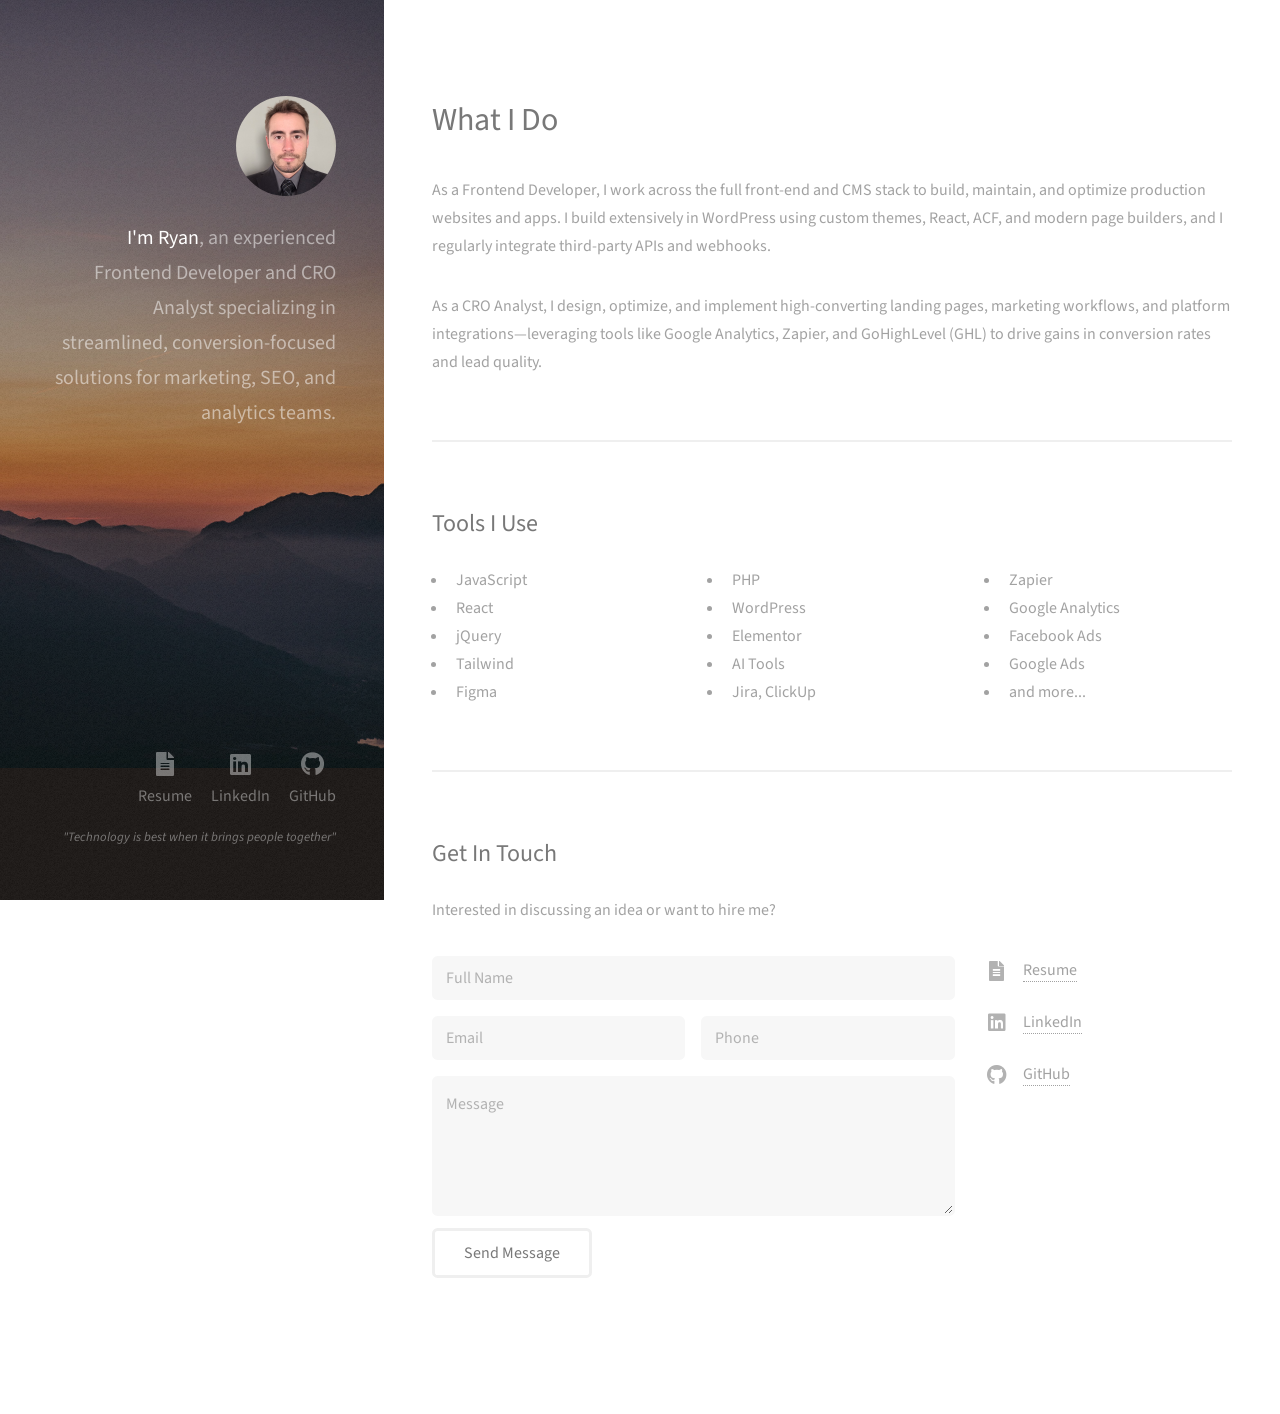
<file: index.html>
<!DOCTYPE HTML>
<html>
	<head>
		<title>Ryan Then | Web Development Expertise</title>
		<meta charset="utf-8" />
		<meta name="viewport" content="width=device-width, initial-scale=1, user-scalable=no" />
		<link rel="stylesheet" href="assets/css/main.css" />
	</head>
	<body class="is-preload">

	<!-- Header -->
		<header id="header">
			<div class="inner">
				<a href="#" class="image avatar"><img src="images/fulls/avatar-ryan-then.jpg" alt="profile-picture" /></a>
				<h1><strong>I'm Ryan</strong>, an experienced Frontend Developer and CRO Analyst specializing in streamlined, conversion-focused solutions for marketing, SEO, and analytics teams. <span style="display:none;">Check out my projects on <a href="https://github.com/RyanThen" target="_blank">GitHub</a>.</span></h1>
			</div>
		</header>

	<!-- Main -->
		<div id="main">

			<!-- One -->
				<section id="one">
					<header class="major">
						<h2>What I Do</h2>
					</header>
					<p>As a Frontend Developer, I work across the full front-end and CMS stack to build, maintain, and optimize production websites and apps. I build extensively in WordPress using custom themes, React, ACF, and modern page builders, and I regularly integrate third-party APIs and webhooks.</p>
					<p>As a CRO Analyst, I design, optimize, and implement high-converting landing pages, marketing workflows, and platform integrations—leveraging tools like Google Analytics, Zapier, and GoHighLevel (GHL) to drive gains in conversion rates and lead quality.</p>
					<ul style="display: none;" class="actions">
						<li><a href="#" class="button">Learn More</a></li>
					</ul>
				</section>

			<!-- Two -->
				<section id="two" style="display: none;">
					<h2>Case Studies</h2>
					<div class="row">
						<article class="col-6 col-12-xsmall work-item case-study-item">
							<a href="projects/case-value-marketing-calculator/index.html" class="image fit thumb" target="_blank"><img src="images/projects/case-value-marketing-calc-c.jpeg" alt="Case value calculator project" /></a>
							<h3>Case Value Marketing Calculator</h3>
							<p>AI | JavaScript | HTML/CSS</p>
							<p>This case value marketing calculator was built with HTML, CSS, and JavaScript as a fast, framework-agnostic tool for real marketing and sales use cases. AI models were used to accelerate development, validate logic, and identify edge cases. The result is a customizable calculator that demonstrates effective AI-assisted development.</p>
						</article>
						<article class="col-6 col-12-xsmall work-item case-study-item">
							<a href="https://kapitalremodeling.com/" class="image fit thumb" target="_blank"><img src="images/projects/kapital-remodeling-homepage-c.png" alt="Kapital Remodeling WordPress Website"></a>
							<h3>Kapital Remodeling</h3>
							<p>WordPress Website</p>
							<p>This custom WordPress site was designed and built as a freelance project, migrating the client from Wix to a more scalable platform. The work included defining requirements, structuring content, building a custom theme, accelerating copy development with AI-assisted tools, and managing hosting and email migration for a smooth launch.</p>
						</article>
					</div>
				</section>

			<!-- Three -->
				<section id="three">
					<h2>Tools I Use</h2>
					<div class="row">
						<article class="col-12">
							<ul class="three-col-lg tooling-list">
								<li>JavaScript</li>
								<li>React</li>
								<li>jQuery</li>
								<li>Tailwind</li>
								<li>Figma</li>
								<li>PHP</li>
								<li>WordPress</li>
								<li>Elementor</li>
								<li>AI Tools</li>
								<li>Jira, ClickUp</li>
								<li>Zapier</li>
								<li>Google Analytics</li>
								<li>Facebook Ads</li>
								<li>Google Ads</li>
								<li>and more...</li>
							</ul>
						</article>
					</div>
				</section>

			<!-- Four -->
				<section id="four" style="display: none;">
					<h2>Recent Dev Work</h2>
					<div class="row">
						<article class="col-6 col-12-xsmall work-item recent-work-item">
							<a href="https://github.com/RyanThen/My-Garden-Care" class="image fit thumb" target="_blank"><img src="images/projects/my-garden-wordpress-c.png" alt="My Garden Custom WordPress Theme"></a>
							<h3>My Garden Care</h3>
							<p>PHP | HTML5 | CSS3 | JS | APIs | ACF</p>
						</article>
					</div>
					<ul class="actions">
						<li><a href="https://github.com/RyanThen/" class="button" target="_blank">View My GitHub Profile</a></li>
					</ul>
				</section>

			<!-- Five -->
				<section id="five">
					<h2>Get In Touch</h2>
					<p>Interested in discussing an idea or want to hire me?</p>
					<div class="row">
						<div class="col-8 col-12-small">
							<form action="https://api.web3forms.com/submit" method="POST" id="contact-form">
								<input type="hidden" name="access_key" value="86158527-8c9c-41db-b9be-66ed0a93a4c2">
								<input type="hidden" name="subject" value="New Portfolio Inquiry">
								<input type="hidden" name="from_name" value="Ryan Then Portfolio">
								<input type="checkbox" name="botcheck" style="display:none;">
								<div class="row gtr-uniform gtr-50">
									<div class="col-12">
										<input type="text" name="full_name" id="name" placeholder="Full Name" required>
									</div>
									<div class="col-6 col-12-xsmall">
										<input type="email" name="email" id="email" placeholder="Email" required>
									</div>
									<div class="col-6 col-12-xsmall">
										<input type="phone" name="phone" id="phone" placeholder="Phone" required>
									</div>
									<div class="col-12">
										<textarea name="message" id="message" placeholder="Message" rows="4" required></textarea>
									</div>
								</div>
								<ul class="actions">
									<li><input type="submit" value="Send Message"></li>
								</ul>
								<p id="form-result"></p>
							</form>
						</div>
						<div class="col-4 col-12-small">
							<ul class="labeled-icons">
								<li>
									<h3 class="icon solid fa-file-alt"><span class="label">Resume</span></h3>
									<a href="images/pdf/Ryan-Then-Resume-For-Web.pdf" target="_blank">Resume</a>
								</li>
								<li>
									<h3 class="icon brands fa-linkedin"><span class="label">LindedIn</span></h3>
									<a href="https://www.linkedin.com/in/ryan-then-0b850393/" target="_blank">LinkedIn</a>
								</li>
								<li>
									<h3 class="icon brands fa-github"><span class="label">GitHub</span></h3>
									<a href="https://github.com/RyanThen" target="_blank">GitHub</a>
								</li>
							</ul>
						</div>
					</div>
				</section>

		</div>

	<!-- Footer -->
		<footer id="footer">
			<div class="inner">
				<ul class="icons">
					<li><a href="images/pdf/Ryan-Then-Resume-For-Web.pdf" class="icon solid fa-file-alt" target="_blank"><span class="label">Resume</span></a></li>
					<li><a href="https://www.linkedin.com/in/ryan-then-0b850393/" class="icon brands fa-linkedin" target="_blank"><span class="label">LinkedIn</span></a></li>
					<li><a href="https://github.com/RyanThen" class="icon brands fa-github" target="_blank"><span class="label">GitHub</span></a></li>
				</ul>
				<ul class="copyright">
					<li><em>"Technology is best when it brings people together"</em></li>
					<li style="display: none;">&copy; Ryan Then</li>
					<li style="display: none;">View my <a href="/business-card/" target="_blank">digital business card</a></li>
				</ul>
			</div>
		</footer>

	<!-- Scripts -->
		<script src="assets/js/jquery.min.js"></script>
		<script src="assets/js/jquery.poptrox.min.js"></script>
		<script src="assets/js/browser.min.js"></script>
		<script src="assets/js/breakpoints.min.js"></script>
		<script src="assets/js/util.js"></script>
		<script src="assets/js/main.js"></script>

	</body>
</html>
</file>
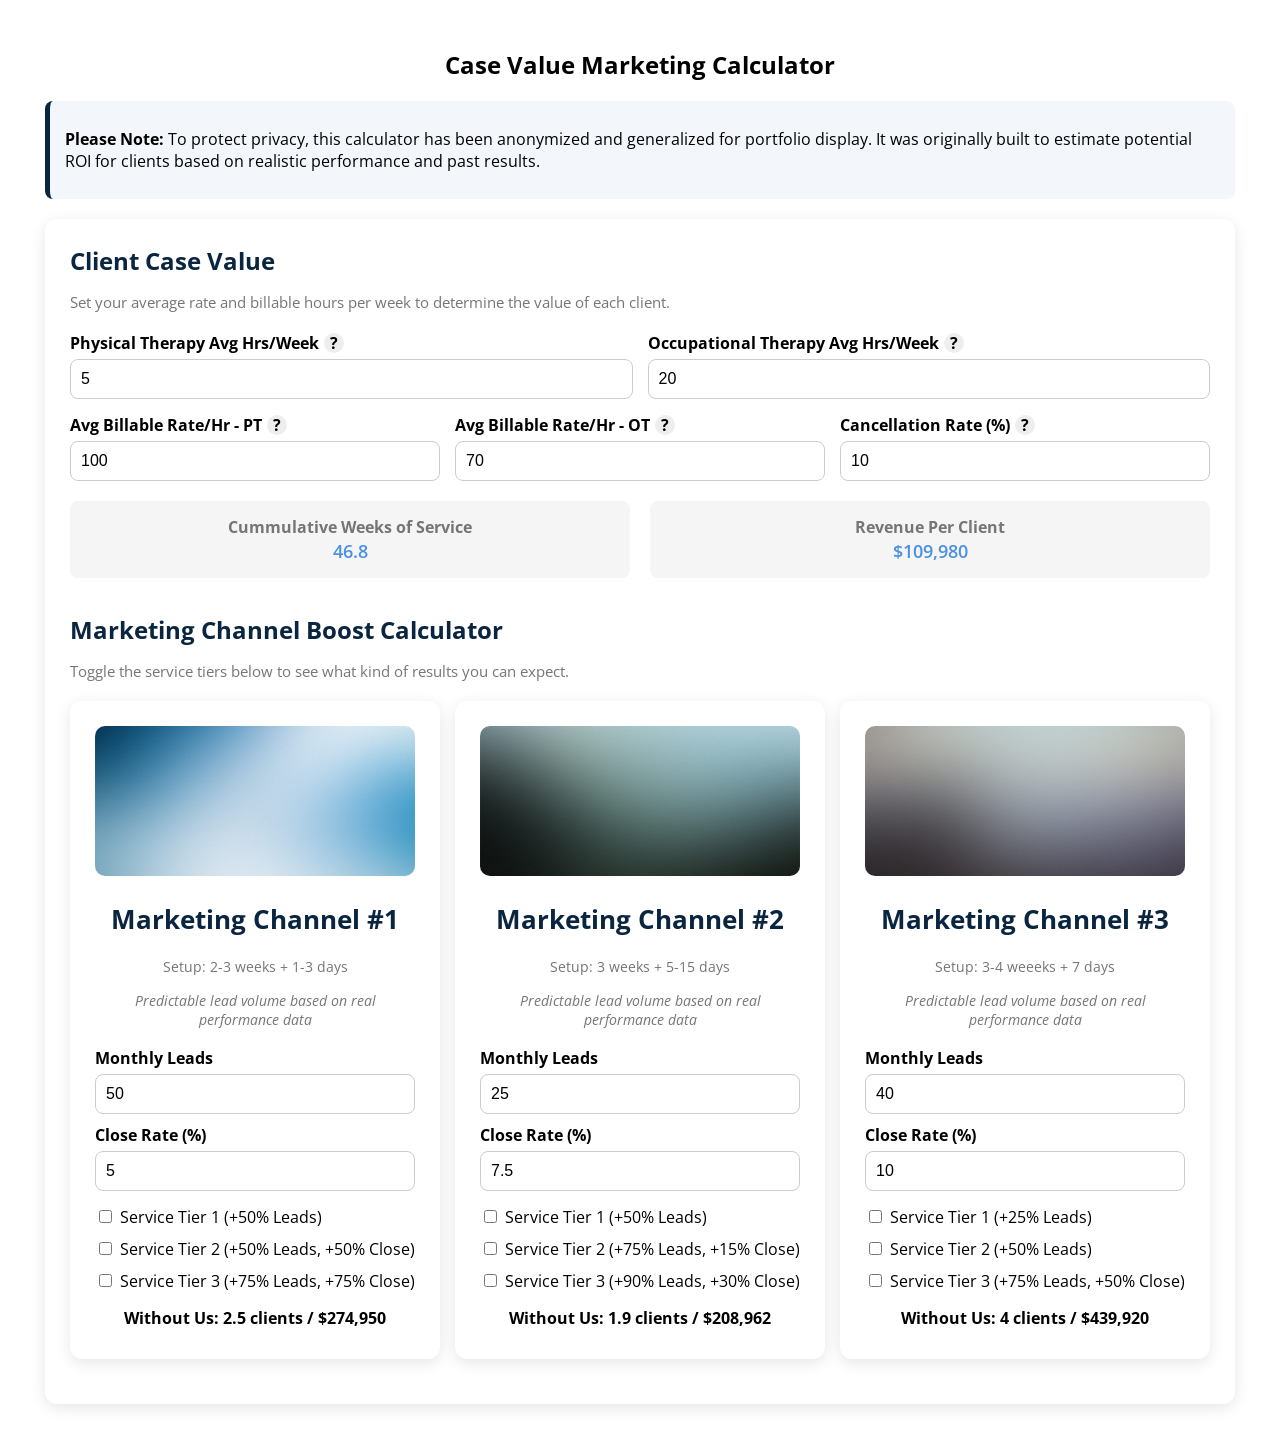
<file: projects/case-value-marketing-calculator/index.html>
<!DOCTYPE html>
<html lang="en">
<head>
  <meta charset="UTF-8">
  <meta name="viewport" content="width=device-width, initial-scale=1.0">

  <title>Case Value Marketing Calculator</title>

  <link rel="stylesheet" href="index.css">

  <!-- Google Font (Open Sans) -->
  <link rel="preconnect" href="https://fonts.googleapis.com">
  <link rel="preconnect" href="https://fonts.gstatic.com" crossorigin>
  <link href="https://fonts.googleapis.com/css2?family=Open+Sans:ital,wght@0,300..800;1,300..800&display=swap" rel="stylesheet">
</head>
<body>

  <div class="roi-calc">
    <h2 class="calc-title">Case Value Marketing Calculator</h2>
    <div class="note">
      <p><strong>Please Note: </strong>To protect privacy, this calculator has been anonymized and generalized for portfolio display. It was originally built to estimate potential ROI for clients based on realistic performance and past results.</p>
    </div>

    <div class="case-value card">
      <h3 class="inner-calc-title">Client Case Value</h3>
      <p class="inner-calc-subtitle muted">Set your average rate and billable hours per week to determine the value of each client.</p>
      <div class="inputs grid">
        <div class="input-row">
          <label>Physical Therapy Avg Hrs/Week
            <span class="tooltip hint">?<span class="hint-text">Your weekly direct therapy hours per client. Adjust to match your current numbers.</span></span>
          </label>
          <input type="number" id="hrsService1" value="5" min="0">
        </div>
        <div class="input-row">
          <label>Occupational Therapy Avg Hrs/Week
            <span class="tooltip hint">?<span class="hint-text">Your weekly direct therapy hours per client. Adjust to match your current numbers.</span></span>
          </label>
          <input type="number" id="hrsService2" value="20" min="0">
        </div>
        <div class="input-row">
          <label>Avg Billable Rate/Hr - PT
            <span class="tooltip hint">?<span class="hint-text">Enter your average rate per hour for PT services.</span></span>
          </label>
          <input type="number" id="billableRate1" value="100" min="0">
        </div>
        <div class="input-row">
          <label>Avg Billable Rate/Hr - OT
            <span class="tooltip hint">?<span class="hint-text">Enter your average rate per hour for OT services.</span></span>
          </label>
          <input type="number" id="billableRate2" value="70" min="0">
        </div>
        <div class="input-row">
          <label>Cancellation Rate (%)
            <span class="tooltip hint">?<span class="hint-text">Percent of sessions lost to cancellations, no-shows or holidays.</span></span>
          </label>
          <input type="number" id="cancelRate" value="10" min="0" max="100" step="1">
        </div>
      </div>
      <div class="results grid">
        <div class="result-box">
          <p>Cummulative Weeks of Service</p>
          <span id="weeksService" class="highlight">46.8</span>
        </div>
        <div class="result-box">
          <p>Revenue Per Client</p>
          <span id="caseRevenue" class="highlight">$109,980</span>
        </div>
      </div>
      <div class="marketing-roi">
        <h3 class="inner-calc-title">Marketing Channel Boost Calculator</h3>
        <p class="inner-calc-subtitle muted">Toggle the service tiers below to see what kind of results you can expect.</p>
        <div class="channels grid">
          <div class="channel-tile card" data-channel="channel1">
            <img src="images/placeholder-cold-1.jpg" alt="Marketing channel image" class="channel-img">
            <h4 class="channel-title">Marketing Channel #1</h4>
            <p class="channel-subtitle muted">Setup: 2-3 weeks + 1-3 days</p>
            <p class="channel-subtitle muted">Predictable lead volume based on real performance data</p>
            <div class="input-row input-row-leads">
              <label>Monthly Leads
                <span class="tooltip hint">?<span class="hint-text">Expected leads without our boost. Adjust freely.</span></span>
              </label>
              <input type="number" class="leads" value="50" min="0">
            </div>
            <div class="input-row input-row-close">
              <label>Close Rate (%)
                <span class="tooltip hint">?<span class="hint-text">Base % of leads that become clients.</span></span>
              </label>
              <input type="number" class="closeRate" value="5" min="0" max="100" step="0.1">
            </div>
            <div class="toggles">
              <label><input type="checkbox" class="toggle-ads">Service Tier 1 (+50% Leads)</label>
              <label><input type="checkbox" class="toggle-sales">Service Tier 2 (+50% Leads, +50% Close)</label>
              <label><input type="checkbox" class="toggle-auto">Service Tier 3 (+75% Leads, +75% Close)</label>
            </div>
            <div class="comparison">
              <p>Without Us: <span class="without clients">2 clients</span> / <span class="without revenue">$219,960</span></p>
              <p>With Us: <span class="with clients highlight">2 clients</span> / <span class="with revenue highlight">$219,960</span></p>
            </div>
          </div>
          <div class="channel-tile card" data-channel="channel2">
            <img src="images/placeholder-cold-2.jpg" alt="Marketing channel image" class="channel-img">
            <h4 class="channel-title">Marketing Channel #2</h4>
            <p class="channel-subtitle muted">Setup: 3 weeks + 5-15 days</p>
            <p class="channel-subtitle muted">Predictable lead volume based on real performance data</p>
            <div class="input-row input-row-leads">
              <label>Monthly Leads
                <span class="tooltip hint">?<span class="hint-text">Expected leads without our boost. Adjust freely.</span></span>
              </label>
              <input type="number" class="leads" value="25" min="0">
            </div>
            <div class="input-row input-row-close">
              <label>Close Rate (%)
                <span class="tooltip hint">?<span class="hint-text">Base % of leads that become clients.</span></span>
              </label>
              <input type="number" class="closeRate" value="7.5" min="0" max="100" step="0.1">
            </div>
            <div class="toggles">
              <label><input type="checkbox" class="toggle-ads">Service Tier 1 (+50% Leads)</label>
              <label><input type="checkbox" class="toggle-sales">Service Tier 2 (+75% Leads, +15% Close)</label>
              <label><input type="checkbox" class="toggle-auto">Service Tier 3 (+90% Leads, +30% Close)</label>
            </div>
            <div class="comparison">
              <p>Without Us: <span class="without clients">2 clients</span> / <span class="without revenue">$219,960</span></p>
              <p>With Us: <span class="with clients highlight">2 clients</span> / <span class="with revenue highlight">$219,960</span></p>
            </div>
          </div>
          <div class="channel-tile card" data-channel="channel3">
            <img src="images/placeholder-cold-3.jpg" alt="Marketing channel image" class="channel-img">
            <h4 class="channel-title">Marketing Channel #3</h4>
            <p class="channel-subtitle muted">Setup: 3-4 weeeks + 7 days</p>
            <p class="channel-subtitle muted">Predictable lead volume based on real performance data</p>
            <div class="input-row input-row-leads">
              <label>Monthly Leads
                <span class="tooltip hint">?<span class="hint-text">Expected leads without our boost. Adjust freely.</span></span>
              </label>
              <input type="number" class="leads" value="40" min="0">
            </div>
            <div class="input-row input-row-close">
              <label>Close Rate (%)
                <span class="tooltip hint">?<span class="hint-text">Base % of leads that become clients.</span></span>
              </label>
              <input type="number" class="closeRate" value="10" min="0" max="100" step="0.1">
            </div>
            <div class="toggles">
              <label><input type="checkbox" class="toggle-ads">Service Tier 1 (+25% Leads)</label>
              <label><input type="checkbox" class="toggle-sales">Service Tier 2 (+50% Leads)</label>
              <label><input type="checkbox" class="toggle-auto">Service Tier 3 (+75% Leads, +50% Close)</label>
            </div>
            <div class="comparison">
              <p>Without Us: <span class="without clients">2 clients</span> / <span class="without revenue">$219,960</span></p>
              <p>With Us: <span class="with clients highlight">2 clients</span> / <span class="with revenue highlight">$219,960</span></p>
            </div>
          </div>
        </div>
      </div>
    </div>
  </div>

  <script src="index.js"></script>
  
</body>
</html>
</file>
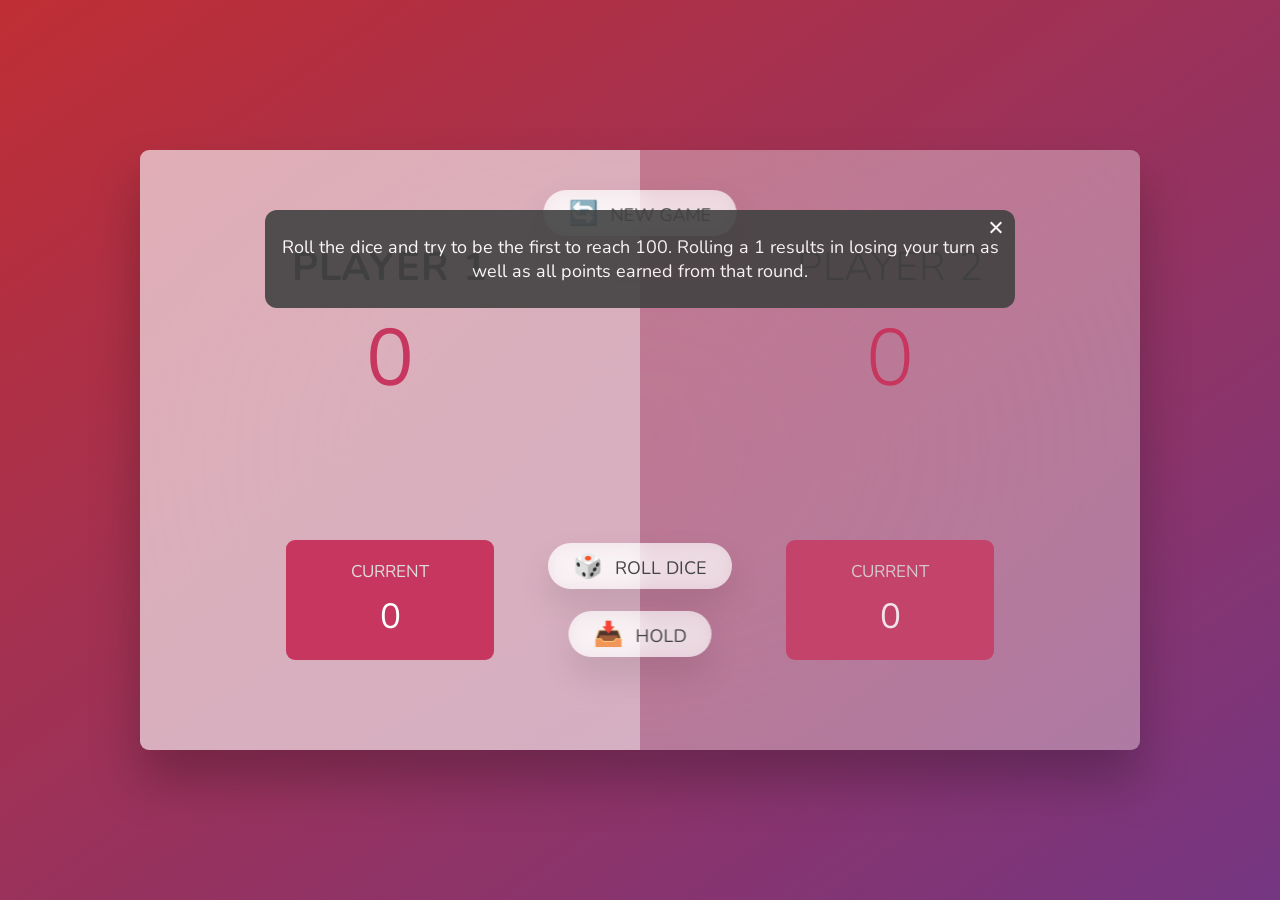
<file: projects/js-apps/pig-game/index.html>
<!DOCTYPE html>
<html lang="en">
  <head>
    <meta charset="UTF-8" />
    <meta name="viewport" content="width=device-width, initial-scale=1.0" />
    <meta http-equiv="X-UA-Compatible" content="ie=edge" />
    <link rel="stylesheet" href="style.css" />
    <title>Pig Game</title>
  </head>
  <body>

    <div class="overlay--msg">
      <div class="container--close">
        <div class="cross cross--left"></div>
        <div class="cross cross--right"></div>
      </div>
      <p>Roll the dice and try to be the first to reach 100. Rolling a 1 results in losing your turn as well as all points earned from that round.</p>
    </div>

    <main>
      <section class="player player--0 player--active">
        <h2 class="name" id="name--0">Player 1</h2>
        <p class="score" id="score--0">43</p>
        <div class="current">
          <p class="current-label">Current</p>
          <p class="current-score" id="current--0">0</p>
        </div>
      </section>
      <section class="player player--1">
        <h2 class="name" id="name--1">Player 2</h2>
        <p class="score" id="score--1">24</p>
        <div class="current">
          <p class="current-label">Current</p>
          <p class="current-score" id="current--1">0</p>
        </div>
      </section>

      <img src="dice-5.png" alt="Playing dice" class="dice" />
      <button class="btn btn--new">🔄 New game</button>
      <button class="btn btn--roll">🎲 Roll dice</button>
      <button class="btn btn--hold">📥 Hold</button>
    </main>
    <script src="script.js"></script>
  </body>
</html>
</file>
<file: projects/case-value-marketing-calculator/index.css>
.roi-calc { font-family: 'Open Sans', sans-serif; max-width: 1190px; margin: 0 auto; padding: 20px; }

.calc-title { text-align: center; /* color: #2D72D9; */ }
/* .sub-calc-title { display: none; } */
.inner-calc-title { font-size: 1.5rem; margin-top: 35px; }
p.inner-calc-subtitle { margin-bottom: 20px; font-size: 0.95em; }
.case-value > .inner-calc-title { margin-top: 0; }

.note { background: #F3F7FC; border-left: 5px solid #0A2540; padding: 15px; margin-bottom: 20px; border-radius: 8px; }
.note p:first-of-type { margin-top: 12px; }
.note p:last-of-type { margin-bottom: 12px; }

.card { background: white; border-radius: 12px; padding: 25px; box-shadow: 0 4px 15px rgba(0,0,0,0.1); margin-bottom: 20px; }
h3 { color: #0A2540; margin-bottom: 15px; }
.grid { display: grid; gap: 15px; }
.inputs.grid { grid-template-columns: repeat(6, 1fr); /* grid-template-columns: repeat(auto-fit, minmax(300px, 1fr)); */ }
.input-row { display: flex; flex-direction: column; }
.input-row-close { margin-top: 10px; }
.input-row:first-of-type { grid-column: 1 / 4; }
.input-row:nth-of-type(2) { grid-column: 4 / 7; }
.input-row:nth-of-type(3) { grid-column: 1 / 3; }
.input-row:nth-of-type(4) { grid-column: 3 / 5; }
.input-row:nth-of-type(5) { grid-column: 5 / 7; }
.input-row label { font-weight: bold; margin-bottom: 5px; display: flex; align-items: center; gap: 5px; }
.input-row input { padding: 10px; border: 1px solid #ccc; border-radius: 8px; font-size: 16px; }
.static span { padding: 10px; background: #f5f5f5; border-radius: 8px; display: block; }

.results.grid { grid-template-columns: repeat(auto-fit, minmax(49%, 1fr)); gap: 20px; margin-top: 20px; }
.result-box { background: #F5F5F5; padding: 15px; border-radius: 8px; text-align: center; }
/* .result-box:first-of-type { display: none; } */
.result-box p { margin: 0; color: #757575; font-weight: bold; }
.result-box span { font-size: 1.15rem; font-weight: 600; }

.highlight { color: #4A90E2; animation: fadeIn 0.5s; }
.muted { color: #757575; font-size: 0.9em; }

.channels.grid { grid-template-columns: repeat(auto-fit, minmax(300px, 1fr)); }
.channel-tile { text-align: center; transition: transform 0.3s; }
.channel-tile:hover { transform: scale(1.05); }
.channel-img { width: 100%; height: 150px; object-fit: cover; margin-bottom: 10px; }
.channels .channel-img { border-radius: 10px; }
.channel-title { margin-block: 10px 20px; font-size: 26px; color: #0A2540; }
.channel-subtitle:first-of-type { margin-bottom: 5px; }
.channel-subtitle:last-of-type { margin-bottom: 18px; font-style: italic; }

.toggles { display: flex; flex-direction: column; gap: 10px; margin: 15px 0; }
.toggles label { display: flex; align-items: center; gap: 5px; text-align: left; cursor: pointer; }
.disabled { opacity: 0.5; }
.comparison p { margin: 5px 0; font-weight: bold; }
.with { color: #4A90E2; }

.tooltip { background: #eee; border-radius: 50%; width: 20px; height: 20px; display: flex; align-items: center; justify-content: center; cursor: help; }
.hint { position: relative; }
.hint-text { display: none; position: absolute; top: 25px; left: -100px; width: 200px; font-weight: 400; background: #333; color: white; padding: 10px; border-radius: 8px; z-index: 10; }
.hint:hover .hint-text { display: block; }
.marketing-roi .tooltip.hint { display: none; } /* channel boost tooltips */

@keyframes fadeIn { from { opacity: 0; } to { opacity: 1; } }

@media screen and (max-width: 768px) {
  .roi-calc { padding: 10px; }
  .inputs.grid { grid-template-columns: 1fr; }
  .inputs.grid .input-row { grid-column: auto; }
  .results.grid { grid-template-columns: 1fr; }
  .channel-img { height: 120px; }
  .toggles label { text-align: left; }
}
@media screen and (max-width: 767px) {
  .card { padding: 20px; }
}
</file>
<file: projects/js-apps/pig-game/style.css>
@import url('https://fonts.googleapis.com/css2?family=Nunito&display=swap');

* {
  margin: 0;
  padding: 0;
  box-sizing: inherit;
}

html {
  font-size: 62.5%;
  box-sizing: border-box;
}

body {
  font-family: 'Nunito', sans-serif;
  font-weight: 400;
  height: 100vh;
  color: #333;
  background-image: linear-gradient(to top left, #753682 0%, #bf2e34 100%);
  display: flex;
  align-items: center;
  justify-content: center;
}

.overlay--msg { 
  position: absolute;
  top: 200px;
  width: 95%;
  max-width: 750px;
  height: fit-content; 
  margin: 10px auto;
  padding: 25px 15px;
  background-color: #424242;
  border-radius: 12px;
  text-align: center;
  opacity: 0.9;
  z-index: 1;
  transition: 350ms;
}

.overlay--msg p {
  font-size: 18px;
  color: white;
}

.container--close {
  position: absolute;
  top: 8px;
  right: 8px;
  padding: 10px;
  height: auto;
  width: auto;
  cursor: pointer;
}

.container--close:hover .cross { 
  background-color: #C7365F;
  transition: 150ms;
}

.cross {
  position: absolute;
  top: 2px;
  right: 50%;
  height: 15px;
  width: 1px;
  padding: 1px;
  background-color: white;
  transform-origin: 50% 50%;
  transition: 150ms;
}

.cross--left {
  transform: rotate(45deg);
}
.cross--right {
  transform: rotate(-45deg);
}

.fade-away {
  opacity: 0;
  transition: 350ms;
}

/* LAYOUT */
main {
  position: relative;
  width: 100rem;
  height: 60rem;
  background-color: rgba(255, 255, 255, 0.35);
  backdrop-filter: blur(200px);
  filter: blur();
  box-shadow: 0 3rem 5rem rgba(0, 0, 0, 0.25);
  border-radius: 9px;
  overflow: hidden;
  display: flex;
}

.player {
  flex: 50%;
  padding: 9rem;
  display: flex;
  flex-direction: column;
  align-items: center;
  transition: all 0.75s;
}

/* ELEMENTS */
.name {
  position: relative;
  font-size: 4rem;
  text-transform: uppercase;
  letter-spacing: 1px;
  word-spacing: 2px;
  font-weight: 300;
  margin-bottom: 1rem;
}

.score {
  font-size: 8rem;
  font-weight: 300;
  color: #c7365f;
  margin-bottom: auto;
}

.player--active {
  background-color: rgba(255, 255, 255, 0.4);
}
.player--active .name {
  font-weight: 700;
}
.player--active .score {
  font-weight: 400;
}

.player--active .current {
  opacity: 1;
}

.current {
  background-color: #c7365f;
  opacity: 0.8;
  border-radius: 9px;
  color: #fff;
  width: 65%;
  padding: 2rem;
  text-align: center;
  transition: all 0.75s;
}

.current-label {
  text-transform: uppercase;
  margin-bottom: 1rem;
  font-size: 1.7rem;
  color: #ddd;
}

.current-score {
  font-size: 3.5rem;
}

/* ABSOLUTE POSITIONED ELEMENTS */
.btn {
  position: absolute;
  left: 50%;
  transform: translateX(-50%);
  color: #444;
  background: none;
  border: none;
  font-family: inherit;
  font-size: 1.8rem;
  text-transform: uppercase;
  cursor: pointer;
  font-weight: 400;
  transition: all 0.2s;

  background-color: white;
  background-color: rgba(255, 255, 255, 0.6);
  backdrop-filter: blur(10px);

  padding: 0.7rem 2.5rem;
  border-radius: 50rem;
  box-shadow: 0 1.75rem 3.5rem rgba(0, 0, 0, 0.1);
}

.btn::first-letter {
  font-size: 2.4rem;
  display: inline-block;
  margin-right: 0.7rem;
}

.btn--new {
  top: 4rem;
}
.btn--roll {
  top: 39.3rem;
}
.btn--hold {
  top: 46.1rem;
}

.btn:active {
  transform: translate(-50%, 3px);
  box-shadow: 0 1rem 2rem rgba(0, 0, 0, 0.15);
}

.btn:focus {
  outline: none;
}

.dice {
  position: absolute;
  left: 50%;
  top: 16.5rem;
  transform: translateX(-50%);
  height: 10rem;
  box-shadow: 0 2rem 5rem rgba(0, 0, 0, 0.2);
}

.player--winner {
  background-color: #2f2f2f;
}

.player--winner .name {
  font-weight: 700;
  color: #c7365f;
}

.hidden {
  display: none;
}
</file>
<file: assets/css/main.css>
@import url("fontawesome-all.min.css");
@import url("https://fonts.googleapis.com/css?family=Source+Sans+Pro:400,400italic");

/*
	Strata by HTML5 UP
	html5up.net | @ajlkn
	Free for personal and commercial use under the CCA 3.0 license (html5up.net/license)
*/

html, body, div, span, applet, object,
iframe, h1, h2, h3, h4, h5, h6, p, blockquote,
pre, a, abbr, acronym, address, big, cite,
code, del, dfn, em, img, ins, kbd, q, s, samp,
small, strike, strong, sub, sup, tt, var, b,
u, i, center, dl, dt, dd, ol, ul, li, fieldset,
form, label, legend, table, caption, tbody,
tfoot, thead, tr, th, td, article, aside,
canvas, details, embed, figure, figcaption,
footer, header, hgroup, menu, nav, output, ruby,
section, summary, time, mark, audio, video {
	margin: 0;
	padding: 0;
	border: 0;
	font-size: 100%;
	font: inherit;
	vertical-align: baseline;}

article, aside, details, figcaption, figure,
footer, header, hgroup, menu, nav, section {
	display: block;}

body {
	line-height: 1;
}

ol, ul {
	list-style: none;
}

blockquote, q {
	quotes: none;
}

	blockquote:before, blockquote:after, q:before, q:after {
		content: '';
		content: none;
	}

table {
	border-collapse: collapse;
	border-spacing: 0;
}

body {
	-webkit-text-size-adjust: none;
}

mark {
	background-color: transparent;
	color: inherit;
}

input::-moz-focus-inner {
	border: 0;
	padding: 0;
}

input, select, textarea {
	-moz-appearance: none;
	-webkit-appearance: none;
	-ms-appearance: none;
	appearance: none;
}

/* Basic */

	html {
		box-sizing: border-box;
	}

	*, *:before, *:after {
		box-sizing: inherit;
	}

	body {
		background: #fff;
	}

		body.is-preload *, body.is-preload *:before, body.is-preload *:after {
			-moz-animation: none !important;
			-webkit-animation: none !important;
			-ms-animation: none !important;
			animation: none !important;
			-moz-transition: none !important;
			-webkit-transition: none !important;
			-ms-transition: none !important;
			transition: none !important;
		}

	body, input, select, textarea {
		color: #a2a2a2;
		font-family: "Source Sans Pro", Helvetica, sans-serif;
		font-size: 16pt;
		font-weight: 400;
		line-height: 1.75em;
	}

	a {
		-moz-transition: color 0.2s ease-in-out, border-color 0.2s ease-in-out;
		-webkit-transition: color 0.2s ease-in-out, border-color 0.2s ease-in-out;
		-ms-transition: color 0.2s ease-in-out, border-color 0.2s ease-in-out;
		transition: color 0.2s ease-in-out, border-color 0.2s ease-in-out;
		border-bottom: dotted 1px;
		color: #49bf9d;
		text-decoration: none;
	}

		a:hover {
			border-bottom-color: transparent;
			color: #49bf9d !important;
			text-decoration: none;
		}

	strong, b {
		color: #787878;
		font-weight: 400;
	}

	em, i {
		font-style: italic;
	}

	p {
		margin: 0 0 2em 0;
	}

	h1, h2, h3, h4, h5, h6 {
		color: #787878;
		font-weight: 400;
		line-height: 1em;
		margin: 0 0 1em 0;
	}

		h1 a, h2 a, h3 a, h4 a, h5 a, h6 a {
			color: inherit;
			text-decoration: none;
		}

	h1 {
		font-size: 2em;
		line-height: 1.5em;
	}

	h2 {
		font-size: 1.5em;
		line-height: 1.5em;
	}

	h3 {
		font-size: 1.25em;
		line-height: 1.5em;
	}

	h4 {
		font-size: 1.1em;
		line-height: 1.5em;
	}

	h5 {
		font-size: 0.9em;
		line-height: 1.5em;
	}

	h6 {
		font-size: 0.7em;
		line-height: 1.5em;
	}

	sub {
		font-size: 0.8em;
		position: relative;
		top: 0.5em;
	}

	sup {
		font-size: 0.8em;
		position: relative;
		top: -0.5em;
	}

	hr {
		border: 0;
		border-bottom: solid 2px #efefef;
		margin: 2em 0;
	}

		hr.major {
			margin: 3em 0;
		}

	blockquote {
		border-left: solid 6px #efefef;
		font-style: italic;
		margin: 0 0 2em 0;
		padding: 0.5em 0 0.5em 1.5em;
	}

	code {
		background: #f7f7f7;
		border-radius: 0.35em;
		border: solid 2px #efefef;
		font-family: "Courier New", monospace;
		font-size: 0.9em;
		margin: 0 0.25em;
		padding: 0.25em 0.65em;
	}

	pre {
		-webkit-overflow-scrolling: touch;
		font-family: "Courier New", monospace;
		font-size: 0.9em;
		margin: 0 0 2em 0;
	}

		pre code {
			display: block;
			line-height: 1.75em;
			padding: 1em 1.5em;
			overflow-x: auto;
		}

	.align-left {
		text-align: left;
	}

	.align-center {
		text-align: center;
	}

	.align-right {
		text-align: right;
	}

/* Container */

	.container {
		margin: 0 auto;
		max-width: calc(100% - 4em);
		width: 100%;
	}

		.container.xsmall {
			width: 25%;
		}

		.container.small {
			width: 50%;
		}

		.container.medium {
			width: 75%;
		}

		.container.large {
			width: 125%;
		}

		.container.xlarge {
			width: 150%;
		}

		.container.max {
			width: 100%;
		}

		@media screen and (max-width: 980px) {

			.container {
				width: 100% !important;
				max-width: 100% !important;
			}

		}

		@media screen and (max-width: 480px) {

			.container {
				max-width: calc(100% - 3em);
			}

		}

/* Row */

	.row {
		display: flex;
		flex-wrap: wrap;
		box-sizing: border-box;
		align-items: stretch;
	}

		.row > * {
			box-sizing: border-box;
		}

		.row.gtr-uniform > * > :last-child {
			margin-bottom: 0;
		}

		.row.aln-left {
			justify-content: flex-start;
		}

		.row.aln-center {
			justify-content: center;
		}

		.row.aln-right {
			justify-content: flex-end;
		}

		.row.aln-top {
			align-items: flex-start;
		}

		.row.aln-middle {
			align-items: center;
		}

		.row.aln-bottom {
			align-items: flex-end;
		}

		.row > .imp {
			order: -1;
		}

		.row > .col-1 {
			width: 8.33333%;
		}

		.row > .off-1 {
			margin-left: 8.33333%;
		}

		.row > .col-2 {
			width: 16.66667%;
		}

		.row > .off-2 {
			margin-left: 16.66667%;
		}

		.row > .col-3 {
			width: 25%;
		}

		.row > .off-3 {
			margin-left: 25%;
		}

		.row > .col-4 {
			width: 33.33333%;
		}

		.row > .off-4 {
			margin-left: 33.33333%;
		}

		.row > .col-5 {
			width: 41.66667%;
		}

		.row > .off-5 {
			margin-left: 41.66667%;
		}

		.row > .col-6 {
			width: 50%;
		}

		.row > .off-6 {
			margin-left: 50%;
		}

		.row > .col-7 {
			width: 58.33333%;
		}

		.row > .off-7 {
			margin-left: 58.33333%;
		}

		.row > .col-8 {
			width: 66.66667%;
		}

		.row > .off-8 {
			margin-left: 66.66667%;
		}

		.row > .col-9 {
			width: 75%;
		}

		.row > .off-9 {
			margin-left: 75%;
		}

		.row > .col-10 {
			width: 83.33333%;
		}

		.row > .off-10 {
			margin-left: 83.33333%;
		}

		.row > .col-11 {
			width: 91.66667%;
		}

		.row > .off-11 {
			margin-left: 91.66667%;
		}

		.row > .col-12 {
			width: 100%;
		}

		.row > .off-12 {
			margin-left: 100%;
		}

		.row.gtr-0 {
			margin-top: 0;
			margin-left: 0em;
		}

			.row.gtr-0 > * {
				padding: 0 0 0 0em;
			}

			.row.gtr-0.gtr-uniform {
				margin-top: 0em;
			}

				.row.gtr-0.gtr-uniform > * {
					padding-top: 0em;
				}

		.row.gtr-25 {
			margin-top: 0;
			margin-left: -0.625em;
		}

			.row.gtr-25 > * {
				padding: 0 0 0 0.625em;
			}

			.row.gtr-25.gtr-uniform {
				margin-top: -0.625em;
			}

				.row.gtr-25.gtr-uniform > * {
					padding-top: 0.625em;
				}

		.row.gtr-50 {
			margin-top: 0;
			margin-left: -1.25em;
		}

			.row.gtr-50 > * {
				padding: 0 0 0 1.25em;
			}

			.row.gtr-50.gtr-uniform {
				margin-top: -1.25em;
			}

				.row.gtr-50.gtr-uniform > * {
					padding-top: 1.25em;
				}

		.row {
			margin-top: 0;
			margin-left: -2.5em;
		}

			.row > * {
				padding: 0 0 0 2.5em;
			}

			.row.gtr-uniform {
				margin-top: -2.5em;
			}

				.row.gtr-uniform > * {
					padding-top: 2.5em;
				}

		.row.gtr-150 {
			margin-top: 0;
			margin-left: -3.75em;
		}

			.row.gtr-150 > * {
				padding: 0 0 0 3.75em;
			}

			.row.gtr-150.gtr-uniform {
				margin-top: -3.75em;
			}

				.row.gtr-150.gtr-uniform > * {
					padding-top: 3.75em;
				}

		.row.gtr-200 {
			margin-top: 0;
			margin-left: -5em;
		}

			.row.gtr-200 > * {
				padding: 0 0 0 5em;
			}

			.row.gtr-200.gtr-uniform {
				margin-top: -5em;
			}

				.row.gtr-200.gtr-uniform > * {
					padding-top: 5em;
				}

		@media screen and (max-width: 1800px) {

			.row {
				display: flex;
				flex-wrap: wrap;
				box-sizing: border-box;
				align-items: stretch;
			}

				.row > * {
					box-sizing: border-box;
				}

				.row.gtr-uniform > * > :last-child {
					margin-bottom: 0;
				}

				.row.aln-left {
					justify-content: flex-start;
				}

				.row.aln-center {
					justify-content: center;
				}

				.row.aln-right {
					justify-content: flex-end;
				}

				.row.aln-top {
					align-items: flex-start;
				}

				.row.aln-middle {
					align-items: center;
				}

				.row.aln-bottom {
					align-items: flex-end;
				}

				.row > .imp-xlarge {
					order: -1;
				}

				.row > .col-1-xlarge {
					width: 8.33333%;
				}

				.row > .off-1-xlarge {
					margin-left: 8.33333%;
				}

				.row > .col-2-xlarge {
					width: 16.66667%;
				}

				.row > .off-2-xlarge {
					margin-left: 16.66667%;
				}

				.row > .col-3-xlarge {
					width: 25%;
				}

				.row > .off-3-xlarge {
					margin-left: 25%;
				}

				.row > .col-4-xlarge {
					width: 33.33333%;
				}

				.row > .off-4-xlarge {
					margin-left: 33.33333%;
				}

				.row > .col-5-xlarge {
					width: 41.66667%;
				}

				.row > .off-5-xlarge {
					margin-left: 41.66667%;
				}

				.row > .col-6-xlarge {
					width: 50%;
				}

				.row > .off-6-xlarge {
					margin-left: 50%;
				}

				.row > .col-7-xlarge {
					width: 58.33333%;
				}

				.row > .off-7-xlarge {
					margin-left: 58.33333%;
				}

				.row > .col-8-xlarge {
					width: 66.66667%;
				}

				.row > .off-8-xlarge {
					margin-left: 66.66667%;
				}

				.row > .col-9-xlarge {
					width: 75%;
				}

				.row > .off-9-xlarge {
					margin-left: 75%;
				}

				.row > .col-10-xlarge {
					width: 83.33333%;
				}

				.row > .off-10-xlarge {
					margin-left: 83.33333%;
				}

				.row > .col-11-xlarge {
					width: 91.66667%;
				}

				.row > .off-11-xlarge {
					margin-left: 91.66667%;
				}

				.row > .col-12-xlarge {
					width: 100%;
				}

				.row > .off-12-xlarge {
					margin-left: 100%;
				}

				.row.gtr-0 {
					margin-top: 0;
					margin-left: 0em;
				}

					.row.gtr-0 > * {
						padding: 0 0 0 0em;
					}

					.row.gtr-0.gtr-uniform {
						margin-top: 0em;
					}

						.row.gtr-0.gtr-uniform > * {
							padding-top: 0em;
						}

				.row.gtr-25 {
					margin-top: 0;
					margin-left: -0.625em;
				}

					.row.gtr-25 > * {
						padding: 0 0 0 0.625em;
					}

					.row.gtr-25.gtr-uniform {
						margin-top: -0.625em;
					}

						.row.gtr-25.gtr-uniform > * {
							padding-top: 0.625em;
						}

				.row.gtr-50 {
					margin-top: 0;
					margin-left: -1.25em;
				}

					.row.gtr-50 > * {
						padding: 0 0 0 1.25em;
					}

					.row.gtr-50.gtr-uniform {
						margin-top: -1.25em;
					}

						.row.gtr-50.gtr-uniform > * {
							padding-top: 1.25em;
						}

				.row {
					margin-top: 0;
					margin-left: -2.5em;
				}

					.row > * {
						padding: 0 0 0 2.5em;
					}

					.row.gtr-uniform {
						margin-top: -2.5em;
					}

						.row.gtr-uniform > * {
							padding-top: 2.5em;
						}

				.row.gtr-150 {
					margin-top: 0;
					margin-left: -3.75em;
				}

					.row.gtr-150 > * {
						padding: 0 0 0 3.75em;
					}

					.row.gtr-150.gtr-uniform {
						margin-top: -3.75em;
					}

						.row.gtr-150.gtr-uniform > * {
							padding-top: 3.75em;
						}

				.row.gtr-200 {
					margin-top: 0;
					margin-left: -5em;
				}

					.row.gtr-200 > * {
						padding: 0 0 0 5em;
					}

					.row.gtr-200.gtr-uniform {
						margin-top: -5em;
					}

						.row.gtr-200.gtr-uniform > * {
							padding-top: 5em;
						}

		}

		@media screen and (max-width: 1280px) {

			.row {
				display: flex;
				flex-wrap: wrap;
				box-sizing: border-box;
				align-items: stretch;
			}

				.row > * {
					box-sizing: border-box;
				}

				.row.gtr-uniform > * > :last-child {
					margin-bottom: 0;
				}

				.row.aln-left {
					justify-content: flex-start;
				}

				.row.aln-center {
					justify-content: center;
				}

				.row.aln-right {
					justify-content: flex-end;
				}

				.row.aln-top {
					align-items: flex-start;
				}

				.row.aln-middle {
					align-items: center;
				}

				.row.aln-bottom {
					align-items: flex-end;
				}

				.row > .imp-large {
					order: -1;
				}

				.row > .col-1-large {
					width: 8.33333%;
				}

				.row > .off-1-large {
					margin-left: 8.33333%;
				}

				.row > .col-2-large {
					width: 16.66667%;
				}

				.row > .off-2-large {
					margin-left: 16.66667%;
				}

				.row > .col-3-large {
					width: 25%;
				}

				.row > .off-3-large {
					margin-left: 25%;
				}

				.row > .col-4-large {
					width: 33.33333%;
				}

				.row > .off-4-large {
					margin-left: 33.33333%;
				}

				.row > .col-5-large {
					width: 41.66667%;
				}

				.row > .off-5-large {
					margin-left: 41.66667%;
				}

				.row > .col-6-large {
					width: 50%;
				}

				.row > .off-6-large {
					margin-left: 50%;
				}

				.row > .col-7-large {
					width: 58.33333%;
				}

				.row > .off-7-large {
					margin-left: 58.33333%;
				}

				.row > .col-8-large {
					width: 66.66667%;
				}

				.row > .off-8-large {
					margin-left: 66.66667%;
				}

				.row > .col-9-large {
					width: 75%;
				}

				.row > .off-9-large {
					margin-left: 75%;
				}

				.row > .col-10-large {
					width: 83.33333%;
				}

				.row > .off-10-large {
					margin-left: 83.33333%;
				}

				.row > .col-11-large {
					width: 91.66667%;
				}

				.row > .off-11-large {
					margin-left: 91.66667%;
				}

				.row > .col-12-large {
					width: 100%;
				}

				.row > .off-12-large {
					margin-left: 100%;
				}

				.row.gtr-0 {
					margin-top: 0;
					margin-left: 0em;
				}

					.row.gtr-0 > * {
						padding: 0 0 0 0em;
					}

					.row.gtr-0.gtr-uniform {
						margin-top: 0em;
					}

						.row.gtr-0.gtr-uniform > * {
							padding-top: 0em;
						}

				.row.gtr-25 {
					margin-top: 0;
					margin-left: -0.5em;
				}

					.row.gtr-25 > * {
						padding: 0 0 0 0.5em;
					}

					.row.gtr-25.gtr-uniform {
						margin-top: -0.5em;
					}

						.row.gtr-25.gtr-uniform > * {
							padding-top: 0.5em;
						}

				.row.gtr-50 {
					margin-top: 0;
					margin-left: -1em;
				}

					.row.gtr-50 > * {
						padding: 0 0 0 1em;
					}

					.row.gtr-50.gtr-uniform {
						margin-top: -1em;
					}

						.row.gtr-50.gtr-uniform > * {
							padding-top: 1em;
						}

				.row {
					margin-top: 0;
					margin-left: -2em;
				}

					.row > * {
						padding: 0 0 0 2em;
					}

					.row.gtr-uniform {
						margin-top: -2em;
					}

						.row.gtr-uniform > * {
							padding-top: 2em;
						}

				.row.gtr-150 {
					margin-top: 0;
					margin-left: -3em;
				}

					.row.gtr-150 > * {
						padding: 0 0 0 3em;
					}

					.row.gtr-150.gtr-uniform {
						margin-top: -3em;
					}

						.row.gtr-150.gtr-uniform > * {
							padding-top: 3em;
						}

				.row.gtr-200 {
					margin-top: 0;
					margin-left: -4em;
				}

					.row.gtr-200 > * {
						padding: 0 0 0 4em;
					}

					.row.gtr-200.gtr-uniform {
						margin-top: -4em;
					}

						.row.gtr-200.gtr-uniform > * {
							padding-top: 4em;
						}

		}

		@media screen and (max-width: 980px) {

			.row {
				display: flex;
				flex-wrap: wrap;
				box-sizing: border-box;
				align-items: stretch;
			}

				.row > * {
					box-sizing: border-box;
				}

				.row.gtr-uniform > * > :last-child {
					margin-bottom: 0;
				}

				.row.aln-left {
					justify-content: flex-start;
				}

				.row.aln-center {
					justify-content: center;
				}

				.row.aln-right {
					justify-content: flex-end;
				}

				.row.aln-top {
					align-items: flex-start;
				}

				.row.aln-middle {
					align-items: center;
				}

				.row.aln-bottom {
					align-items: flex-end;
				}

				.row > .imp-medium {
					order: -1;
				}

				.row > .col-1-medium {
					width: 8.33333%;
				}

				.row > .off-1-medium {
					margin-left: 8.33333%;
				}

				.row > .col-2-medium {
					width: 16.66667%;
				}

				.row > .off-2-medium {
					margin-left: 16.66667%;
				}

				.row > .col-3-medium {
					width: 25%;
				}

				.row > .off-3-medium {
					margin-left: 25%;
				}

				.row > .col-4-medium {
					width: 33.33333%;
				}

				.row > .off-4-medium {
					margin-left: 33.33333%;
				}

				.row > .col-5-medium {
					width: 41.66667%;
				}

				.row > .off-5-medium {
					margin-left: 41.66667%;
				}

				.row > .col-6-medium {
					width: 50%;
				}

				.row > .off-6-medium {
					margin-left: 50%;
				}

				.row > .col-7-medium {
					width: 58.33333%;
				}

				.row > .off-7-medium {
					margin-left: 58.33333%;
				}

				.row > .col-8-medium {
					width: 66.66667%;
				}

				.row > .off-8-medium {
					margin-left: 66.66667%;
				}

				.row > .col-9-medium {
					width: 75%;
				}

				.row > .off-9-medium {
					margin-left: 75%;
				}

				.row > .col-10-medium {
					width: 83.33333%;
				}

				.row > .off-10-medium {
					margin-left: 83.33333%;
				}

				.row > .col-11-medium {
					width: 91.66667%;
				}

				.row > .off-11-medium {
					margin-left: 91.66667%;
				}

				.row > .col-12-medium {
					width: 100%;
				}

				.row > .off-12-medium {
					margin-left: 100%;
				}

				.row.gtr-0 {
					margin-top: 0;
					margin-left: 0em;
				}

					.row.gtr-0 > * {
						padding: 0 0 0 0em;
					}

					.row.gtr-0.gtr-uniform {
						margin-top: 0em;
					}

						.row.gtr-0.gtr-uniform > * {
							padding-top: 0em;
						}

				.row.gtr-25 {
					margin-top: 0;
					margin-left: -0.5em;
				}

					.row.gtr-25 > * {
						padding: 0 0 0 0.5em;
					}

					.row.gtr-25.gtr-uniform {
						margin-top: -0.5em;
					}

						.row.gtr-25.gtr-uniform > * {
							padding-top: 0.5em;
						}

				.row.gtr-50 {
					margin-top: 0;
					margin-left: -1em;
				}

					.row.gtr-50 > * {
						padding: 0 0 0 1em;
					}

					.row.gtr-50.gtr-uniform {
						margin-top: -1em;
					}

						.row.gtr-50.gtr-uniform > * {
							padding-top: 1em;
						}

				.row {
					margin-top: 0;
					margin-left: -2em;
				}

					.row > * {
						padding: 0 0 0 2em;
					}

					.row.gtr-uniform {
						margin-top: -2em;
					}

						.row.gtr-uniform > * {
							padding-top: 2em;
						}

				.row.gtr-150 {
					margin-top: 0;
					margin-left: -3em;
				}

					.row.gtr-150 > * {
						padding: 0 0 0 3em;
					}

					.row.gtr-150.gtr-uniform {
						margin-top: -3em;
					}

						.row.gtr-150.gtr-uniform > * {
							padding-top: 3em;
						}

				.row.gtr-200 {
					margin-top: 0;
					margin-left: -4em;
				}

					.row.gtr-200 > * {
						padding: 0 0 0 4em;
					}

					.row.gtr-200.gtr-uniform {
						margin-top: -4em;
					}

						.row.gtr-200.gtr-uniform > * {
							padding-top: 4em;
						}

		}

		@media screen and (max-width: 736px) {

			.row {
				display: flex;
				flex-wrap: wrap;
				box-sizing: border-box;
				align-items: stretch;
			}

				.row > * {
					box-sizing: border-box;
				}

				.row.gtr-uniform > * > :last-child {
					margin-bottom: 0;
				}

				.row.aln-left {
					justify-content: flex-start;
				}

				.row.aln-center {
					justify-content: center;
				}

				.row.aln-right {
					justify-content: flex-end;
				}

				.row.aln-top {
					align-items: flex-start;
				}

				.row.aln-middle {
					align-items: center;
				}

				.row.aln-bottom {
					align-items: flex-end;
				}

				.row > .imp-small {
					order: -1;
				}

				.row > .col-1-small {
					width: 8.33333%;
				}

				.row > .off-1-small {
					margin-left: 8.33333%;
				}

				.row > .col-2-small {
					width: 16.66667%;
				}

				.row > .off-2-small {
					margin-left: 16.66667%;
				}

				.row > .col-3-small {
					width: 25%;
				}

				.row > .off-3-small {
					margin-left: 25%;
				}

				.row > .col-4-small {
					width: 33.33333%;
				}

				.row > .off-4-small {
					margin-left: 33.33333%;
				}

				.row > .col-5-small {
					width: 41.66667%;
				}

				.row > .off-5-small {
					margin-left: 41.66667%;
				}

				.row > .col-6-small {
					width: 50%;
				}

				.row > .off-6-small {
					margin-left: 50%;
				}

				.row > .col-7-small {
					width: 58.33333%;
				}

				.row > .off-7-small {
					margin-left: 58.33333%;
				}

				.row > .col-8-small {
					width: 66.66667%;
				}

				.row > .off-8-small {
					margin-left: 66.66667%;
				}

				.row > .col-9-small {
					width: 75%;
				}

				.row > .off-9-small {
					margin-left: 75%;
				}

				.row > .col-10-small {
					width: 83.33333%;
				}

				.row > .off-10-small {
					margin-left: 83.33333%;
				}

				.row > .col-11-small {
					width: 91.66667%;
				}

				.row > .off-11-small {
					margin-left: 91.66667%;
				}

				.row > .col-12-small {
					width: 100%;
				}

				.row > .off-12-small {
					margin-left: 100%;
				}

				.row.gtr-0 {
					margin-top: 0;
					margin-left: 0em;
				}

					.row.gtr-0 > * {
						padding: 0 0 0 0em;
					}

					.row.gtr-0.gtr-uniform {
						margin-top: 0em;
					}

						.row.gtr-0.gtr-uniform > * {
							padding-top: 0em;
						}

				.row.gtr-25 {
					margin-top: 0;
					margin-left: -0.375em;
				}

					.row.gtr-25 > * {
						padding: 0 0 0 0.375em;
					}

					.row.gtr-25.gtr-uniform {
						margin-top: -0.375em;
					}

						.row.gtr-25.gtr-uniform > * {
							padding-top: 0.375em;
						}

				.row.gtr-50 {
					margin-top: 0;
					margin-left: -0.75em;
				}

					.row.gtr-50 > * {
						padding: 0 0 0 0.75em;
					}

					.row.gtr-50.gtr-uniform {
						margin-top: -0.75em;
					}

						.row.gtr-50.gtr-uniform > * {
							padding-top: 0.75em;
						}

				.row {
					margin-top: 0;
					margin-left: -1.5em;
				}

					.row > * {
						padding: 0 0 0 1.5em;
					}

					.row.gtr-uniform {
						margin-top: -1.5em;
					}

						.row.gtr-uniform > * {
							padding-top: 1.5em;
						}

				.row.gtr-150 {
					margin-top: 0;
					margin-left: -2.25em;
				}

					.row.gtr-150 > * {
						padding: 0 0 0 2.25em;
					}

					.row.gtr-150.gtr-uniform {
						margin-top: -2.25em;
					}

						.row.gtr-150.gtr-uniform > * {
							padding-top: 2.25em;
						}

				.row.gtr-200 {
					margin-top: 0;
					margin-left: -3em;
				}

					.row.gtr-200 > * {
						padding: 0 0 0 3em;
					}

					.row.gtr-200.gtr-uniform {
						margin-top: -3em;
					}

						.row.gtr-200.gtr-uniform > * {
							padding-top: 3em;
						}

		}

		@media screen and (max-width: 480px) {

			.row {
				display: flex;
				flex-wrap: wrap;
				box-sizing: border-box;
				align-items: stretch;
			}

				.row > * {
					box-sizing: border-box;
				}

				.row.gtr-uniform > * > :last-child {
					margin-bottom: 0;
				}

				.row.aln-left {
					justify-content: flex-start;
				}

				.row.aln-center {
					justify-content: center;
				}

				.row.aln-right {
					justify-content: flex-end;
				}

				.row.aln-top {
					align-items: flex-start;
				}

				.row.aln-middle {
					align-items: center;
				}

				.row.aln-bottom {
					align-items: flex-end;
				}

				.row > .imp-xsmall {
					order: -1;
				}

				.row > .col-1-xsmall {
					width: 8.33333%;
				}

				.row > .off-1-xsmall {
					margin-left: 8.33333%;
				}

				.row > .col-2-xsmall {
					width: 16.66667%;
				}

				.row > .off-2-xsmall {
					margin-left: 16.66667%;
				}

				.row > .col-3-xsmall {
					width: 25%;
				}

				.row > .off-3-xsmall {
					margin-left: 25%;
				}

				.row > .col-4-xsmall {
					width: 33.33333%;
				}

				.row > .off-4-xsmall {
					margin-left: 33.33333%;
				}

				.row > .col-5-xsmall {
					width: 41.66667%;
				}

				.row > .off-5-xsmall {
					margin-left: 41.66667%;
				}

				.row > .col-6-xsmall {
					width: 50%;
				}

				.row > .off-6-xsmall {
					margin-left: 50%;
				}

				.row > .col-7-xsmall {
					width: 58.33333%;
				}

				.row > .off-7-xsmall {
					margin-left: 58.33333%;
				}

				.row > .col-8-xsmall {
					width: 66.66667%;
				}

				.row > .off-8-xsmall {
					margin-left: 66.66667%;
				}

				.row > .col-9-xsmall {
					width: 75%;
				}

				.row > .off-9-xsmall {
					margin-left: 75%;
				}

				.row > .col-10-xsmall {
					width: 83.33333%;
				}

				.row > .off-10-xsmall {
					margin-left: 83.33333%;
				}

				.row > .col-11-xsmall {
					width: 91.66667%;
				}

				.row > .off-11-xsmall {
					margin-left: 91.66667%;
				}

				.row > .col-12-xsmall {
					width: 100%;
				}

				.row > .off-12-xsmall {
					margin-left: 100%;
				}

				.row.gtr-0 {
					margin-top: 0;
					margin-left: 0em;
				}

					.row.gtr-0 > * {
						padding: 0 0 0 0em;
					}

					.row.gtr-0.gtr-uniform {
						margin-top: 0em;
					}

						.row.gtr-0.gtr-uniform > * {
							padding-top: 0em;
						}

				.row.gtr-25 {
					margin-top: 0;
					margin-left: -0.375em;
				}

					.row.gtr-25 > * {
						padding: 0 0 0 0.375em;
					}

					.row.gtr-25.gtr-uniform {
						margin-top: -0.375em;
					}

						.row.gtr-25.gtr-uniform > * {
							padding-top: 0.375em;
						}

				.row.gtr-50 {
					margin-top: 0;
					margin-left: -0.75em;
				}

					.row.gtr-50 > * {
						padding: 0 0 0 0.75em;
					}

					.row.gtr-50.gtr-uniform {
						margin-top: -0.75em;
					}

						.row.gtr-50.gtr-uniform > * {
							padding-top: 0.75em;
						}

				.row {
					margin-top: 0;
					margin-left: -1.5em;
				}

					.row > * {
						padding: 0 0 0 1.5em;
					}

					.row.gtr-uniform {
						margin-top: -1.5em;
					}

						.row.gtr-uniform > * {
							padding-top: 1.5em;
						}

				.row.gtr-150 {
					margin-top: 0;
					margin-left: -2.25em;
				}

					.row.gtr-150 > * {
						padding: 0 0 0 2.25em;
					}

					.row.gtr-150.gtr-uniform {
						margin-top: -2.25em;
					}

						.row.gtr-150.gtr-uniform > * {
							padding-top: 2.25em;
						}

				.row.gtr-200 {
					margin-top: 0;
					margin-left: -3em;
				}

					.row.gtr-200 > * {
						padding: 0 0 0 3em;
					}

					.row.gtr-200.gtr-uniform {
						margin-top: -3em;
					}

						.row.gtr-200.gtr-uniform > * {
							padding-top: 3em;
						}

		}

/* Section/Article */

	section.special, article.special {
		text-align: center;
	}

	header p {
		color: #b2b2b2;
		position: relative;
		margin: 0 0 1.5em 0;
	}

	header h2 + p {
		font-size: 1.25em;
		margin-top: -1em;
		line-height: 1.5em;
	}

	header h3 + p {
		font-size: 1.1em;
		margin-top: -0.8em;
		line-height: 1.5em;
	}

	header h4 + p,
	header h5 + p,
	header h6 + p {
		font-size: 0.9em;
		margin-top: -0.6em;
		line-height: 1.5em;
	}

	header.major h2 {
		font-size: 2em;
	}

/* Form */

	form {
		margin: 0 0 2em 0;
	}

	label {
		color: #787878;
		display: block;
		font-size: 0.9em;
		font-weight: 400;
		margin: 0 0 1em 0;
	}

	input[type="text"],
	input[type="password"],
	input[type="email"],
	input[type="phone"],
	select,
	textarea {
		-moz-appearance: none;
		-webkit-appearance: none;
		-ms-appearance: none;
		appearance: none;
		background: #f7f7f7;
		border-radius: 0.35em;
		border: solid 2px transparent;
		color: inherit;
		display: block;
		outline: 0;
		padding: 0 0.75em;
		text-decoration: none;
		width: 100%;
	}

		input[type="text"]:invalid,
		input[type="password"]:invalid,
		input[type="email"]:invalid,
		input[type="phone"]:invalid,
		select:invalid,
		textarea:invalid {
			box-shadow: none;
		}

		input[type="text"]:focus,
		input[type="password"]:focus,
		input[type="email"]:focus,
		input[type="phone"]:focus,
		select:focus,
		textarea:focus {
			border-color: #49bf9d;
		}

	select {
		background-image: url("data:image/svg+xml;charset=utf8,%3Csvg xmlns='http://www.w3.org/2000/svg' width='40' height='40' preserveAspectRatio='none' viewBox='0 0 40 40'%3E%3Cpath d='M9.4,12.3l10.4,10.4l10.4-10.4c0.2-0.2,0.5-0.4,0.9-0.4c0.3,0,0.6,0.1,0.9,0.4l3.3,3.3c0.2,0.2,0.4,0.5,0.4,0.9 c0,0.4-0.1,0.6-0.4,0.9L20.7,31.9c-0.2,0.2-0.5,0.4-0.9,0.4c-0.3,0-0.6-0.1-0.9-0.4L4.3,17.3c-0.2-0.2-0.4-0.5-0.4-0.9 c0-0.4,0.1-0.6,0.4-0.9l3.3-3.3c0.2-0.2,0.5-0.4,0.9-0.4S9.1,12.1,9.4,12.3z' fill='%23dfdfdf' /%3E%3C/svg%3E");
		background-size: 1.25rem;
		background-repeat: no-repeat;
		background-position: calc(100% - 1rem) center;
		height: 2.75em;
		padding-right: 2.75em;
		text-overflow: ellipsis;
	}

		select option {
			color: #787878;
			background: #fff;
		}

		select:focus::-ms-value {
			background-color: transparent;
		}

		select::-ms-expand {
			display: none;
		}

	input[type="text"],
	input[type="password"],
	input[type="email"],
	input[type="phone"],
	select {
		height: 2.75em;
	}

	textarea {
		padding: 0.75em;
	}

	input[type="checkbox"],
	input[type="radio"] {
		-moz-appearance: none;
		-webkit-appearance: none;
		-ms-appearance: none;
		appearance: none;
		display: block;
		float: left;
		margin-right: -2em;
		opacity: 0;
		width: 1em;
		z-index: -1;
	}

		input[type="checkbox"] + label,
		input[type="radio"] + label {
			text-decoration: none;
			color: #a2a2a2;
			cursor: pointer;
			display: inline-block;
			font-size: 1em;
			font-weight: 400;
			padding-left: 2.4em;
			padding-right: 0.75em;
			position: relative;
		}

			input[type="checkbox"] + label:before,
			input[type="radio"] + label:before {
				-moz-osx-font-smoothing: grayscale;
				-webkit-font-smoothing: antialiased;
				display: inline-block;
				font-style: normal;
				font-variant: normal;
				text-rendering: auto;
				line-height: 1;
				text-transform: none !important;
				font-family: 'Font Awesome 5 Free';
				font-weight: 900;
			}

			input[type="checkbox"] + label:before,
			input[type="radio"] + label:before {
				background: #f7f7f7;
				border-radius: 0.35em;
				border: solid 2px transparent;
				content: '';
				display: inline-block;
				font-size: 0.8em;
				height: 2.0625em;
				left: 0;
				line-height: 1.85625em;
				position: absolute;
				text-align: center;
				top: 0;
				width: 2.0625em;
			}

		input[type="checkbox"]:checked + label:before,
		input[type="radio"]:checked + label:before {
			background: #787878;
			border-color: #787878;
			color: #fff;
			content: '\f00c';
		}

		input[type="checkbox"]:focus + label:before,
		input[type="radio"]:focus + label:before {
			border-color: #49bf9d;
		}

	input[type="checkbox"] + label:before {
		border-radius: 0.35em;
	}

	input[type="radio"] + label:before {
		border-radius: 100%;
	}

	::-webkit-input-placeholder {
		color: #b2b2b2 !important;
		opacity: 1.0;
	}

	:-moz-placeholder {
		color: #b2b2b2 !important;
		opacity: 1.0;
	}

	::-moz-placeholder {
		color: #b2b2b2 !important;
		opacity: 1.0;
	}

	:-ms-input-placeholder {
		color: #b2b2b2 !important;
		opacity: 1.0;
	}

/* Box */

	.box {
		border-radius: 0.35em;
		border: solid 2px #efefef;
		margin-bottom: 2em;
		padding: 1.5em;
	}

		.box > :last-child,
		.box > :last-child > :last-child,
		.box > :last-child > :last-child > :last-child {
			margin-bottom: 0;
		}

		.box.alt {
			border: 0;
			border-radius: 0;
			padding: 0;
		}

/* Icon */

	.icon {
		text-decoration: none;
		border-bottom: none;
		position: relative;
	}

		.icon:before {
			-moz-osx-font-smoothing: grayscale;
			-webkit-font-smoothing: antialiased;
			display: inline-block;
			font-style: normal;
			font-variant: normal;
			text-rendering: auto;
			line-height: 1;
			text-transform: none !important;
			font-family: 'Font Awesome 5 Free';
			font-weight: 400;
		}

		.icon > .label {
			display: none;
		}

		.icon:before {
			line-height: inherit;
		}

		.icon.solid:before {
			font-weight: 900;
		}

		.icon.brands:before {
			font-family: 'Font Awesome 5 Brands';
		}

/* Image */

	.image {
		border-radius: 0.35em;
		border: 0;
		display: inline-block;
		position: relative;
	}

		.image:before {
			-moz-transition: opacity 0.2s ease-in-out;
			-webkit-transition: opacity 0.2s ease-in-out;
			-ms-transition: opacity 0.2s ease-in-out;
			transition: opacity 0.2s ease-in-out;
			background: url("images/overlay.png");
			border-radius: 0.35em;
			content: '';
			display: block;
			height: 100%;
			left: 0;
			opacity: 0.5;
			position: absolute;
			top: 0;
			width: 100%;
		}

		.image.thumb {
			text-align: center;
		}

			.image.thumb:after {
				-moz-transition: opacity 0.2s ease-in-out;
				-webkit-transition: opacity 0.2s ease-in-out;
				-ms-transition: opacity 0.2s ease-in-out;
				transition: opacity 0.2s ease-in-out;
				border-radius: 0.35em;
				border: solid 3px rgba(255, 255, 255, 0.5);
				color: #fff;
				content: 'View';
				display: inline-block;
				font-size: 0.8em;
				font-weight: 400;
				left: 50%;
				line-height: 2.25em;
				margin: -1.25em 0 0 -3em;
				opacity: 0;
				padding: 0 1.5em;
				position: absolute;
				text-align: center;
				text-decoration: none;
				top: 50%;
				white-space: nowrap;
			}

			.image.thumb:hover:after {
				opacity: 1.0;
			}

			.image.thumb:hover:before {
				background: url("images/overlay.png"), url("images/overlay.png");
				opacity: 1.0;
			}

		.image img {
			border-radius: 0.35em;
			display: block;
		}

		.image.left {
			float: left;
			margin: 0 1.5em 1em 0;
			top: 0.25em;
		}

		.image.right {
			float: right;
			margin: 0 0 1em 1.5em;
			top: 0.25em;
		}

		.image.left, .image.right {
			max-width: 40%;
		}

			.image.left img, .image.right img {
				width: 100%;
			}

		.image.fit {
			display: block;
			margin: 0 0 2em 0;
			width: 100%;
		}

			.image.fit img {
				width: 100%;
			}

		.image.avatar {
			border-radius: 100%;
		}

			.image.avatar:before {
				display: none;
			}

			.image.avatar img {
				border-radius: 100%;
				width: 100%;
			}

/* List */

	ol {
		list-style: decimal;
		margin: 0 0 2em 0;
		padding-left: 1.25em;
	}

		ol li {
			padding-left: 0.25em;
		}

	ul {
		list-style: disc;
		margin: 0 0 2em 0;
		padding-left: 1em;
	}

		ul li {
			padding-left: 0.5em;
		}

		ul.alt {
			list-style: none;
			padding-left: 0;
		}

			ul.alt li {
				border-top: solid 2px #efefef;
				padding: 0.5em 0;
			}

				ul.alt li:first-child {
					border-top: 0;
					padding-top: 0;
				}

	dl {
		margin: 0 0 2em 0;
	}

/* Icons */

	ul.icons {
		cursor: default;
		list-style: none;
		padding-left: 0;
	}

		ul.icons li {
			display: inline-block;
			padding: 0 1em 0 0;
		}

			ul.icons li:last-child {
				padding-right: 0;
			}

			ul.icons li .icon:before {
				font-size: 1.5em;
			}

/* Labeled Icons */

	ul.labeled-icons {
		list-style: none;
		padding: 0;
	}

		ul.labeled-icons li {
			line-height: 1.75em;
			margin: 1.5em 0 0 0;
			padding-left: 2.25em;
			position: relative;
		}

			ul.labeled-icons li:first-child {
				margin-top: 0;
			}

			ul.labeled-icons li a {
				color: inherit;
			}

			ul.labeled-icons li h3 {
				color: #b2b2b2;
				left: 0;
				position: absolute;
				text-align: center;
				top: 0;
				width: 1em;
			}

/* Actions */

	ul.actions {
		display: -moz-flex;
		display: -webkit-flex;
		display: -ms-flex;
		display: flex;
		cursor: default;
		list-style: none;
		margin-left: -1em;
		padding-left: 0;
	}

		ul.actions li {
			padding: 0 0 0 1em;
			vertical-align: middle;
		}

		ul.actions.special {
			-moz-justify-content: center;
			-webkit-justify-content: center;
			-ms-justify-content: center;
			justify-content: center;
			width: 100%;
			margin-left: 0;
		}

			ul.actions.special li:first-child {
				padding-left: 0;
			}

		ul.actions.stacked {
			-moz-flex-direction: column;
			-webkit-flex-direction: column;
			-ms-flex-direction: column;
			flex-direction: column;
			margin-left: 0;
		}

			ul.actions.stacked li {
				padding: 1.3em 0 0 0;
			}

				ul.actions.stacked li:first-child {
					padding-top: 0;
				}

		ul.actions.fit {
			width: calc(100% + 1em);
		}

			ul.actions.fit li {
				-moz-flex-grow: 1;
				-webkit-flex-grow: 1;
				-ms-flex-grow: 1;
				flex-grow: 1;
				-moz-flex-shrink: 1;
				-webkit-flex-shrink: 1;
				-ms-flex-shrink: 1;
				flex-shrink: 1;
				width: 100%;
			}

				ul.actions.fit li > * {
					width: 100%;
				}

			ul.actions.fit.stacked {
				width: 100%;
			}

		@media screen and (max-width: 480px) {

			ul.actions:not(.fixed) {
				-moz-flex-direction: column;
				-webkit-flex-direction: column;
				-ms-flex-direction: column;
				flex-direction: column;
				margin-left: 0;
				width: 100% !important;
			}

				ul.actions:not(.fixed) li {
					-moz-flex-grow: 1;
					-webkit-flex-grow: 1;
					-ms-flex-grow: 1;
					flex-grow: 1;
					-moz-flex-shrink: 1;
					-webkit-flex-shrink: 1;
					-ms-flex-shrink: 1;
					flex-shrink: 1;
					padding: 1em 0 0 0;
					text-align: center;
					width: 100%;
				}

					ul.actions:not(.fixed) li > * {
						width: 100%;
					}

					ul.actions:not(.fixed) li:first-child {
						padding-top: 0;
					}

					ul.actions:not(.fixed) li input[type="submit"],
					ul.actions:not(.fixed) li input[type="reset"],
					ul.actions:not(.fixed) li input[type="button"],
					ul.actions:not(.fixed) li button,
					ul.actions:not(.fixed) li .button {
						width: 100%;
					}

						ul.actions:not(.fixed) li input[type="submit"].icon:before,
						ul.actions:not(.fixed) li input[type="reset"].icon:before,
						ul.actions:not(.fixed) li input[type="button"].icon:before,
						ul.actions:not(.fixed) li button.icon:before,
						ul.actions:not(.fixed) li .button.icon:before {
							margin-left: -0.5em;
						}

		}

/* Table */

	.table-wrapper {
		-webkit-overflow-scrolling: touch;
		overflow-x: auto;
	}

	table {
		margin: 0 0 2em 0;
		width: 100%;
	}

		table tbody tr {
			border: solid 1px #efefef;
			border-left: 0;
			border-right: 0;
		}

			table tbody tr:nth-child(2n + 1) {
				background-color: #f7f7f7;
			}

		table td {
			padding: 0.75em 0.75em;
		}

		table th {
			color: #787878;
			font-size: 0.9em;
			font-weight: 400;
			padding: 0 0.75em 0.75em 0.75em;
			text-align: left;
		}

		table thead {
			border-bottom: solid 2px #efefef;
		}

		table tfoot {
			border-top: solid 2px #efefef;
		}

		table.alt {
			border-collapse: separate;
		}

			table.alt tbody tr td {
				border: solid 2px #efefef;
				border-left-width: 0;
				border-top-width: 0;
			}

				table.alt tbody tr td:first-child {
					border-left-width: 2px;
				}

			table.alt tbody tr:first-child td {
				border-top-width: 2px;
			}

			table.alt thead {
				border-bottom: 0;
			}

			table.alt tfoot {
				border-top: 0;
			}

/* Button */

	input[type="submit"],
	input[type="reset"],
	input[type="button"],
	.button {
		-moz-appearance: none;
		-webkit-appearance: none;
		-ms-appearance: none;
		appearance: none;
		-moz-transition: background-color 0.2s ease-in-out, color 0.2s ease-in-out, border-color 0.2s ease-in-out;
		-webkit-transition: background-color 0.2s ease-in-out, color 0.2s ease-in-out, border-color 0.2s ease-in-out;
		-ms-transition: background-color 0.2s ease-in-out, color 0.2s ease-in-out, border-color 0.2s ease-in-out;
		transition: background-color 0.2s ease-in-out, color 0.2s ease-in-out, border-color 0.2s ease-in-out;
		background-color: transparent;
		border-radius: 0.35em;
		border: solid 3px #efefef;
		color: #787878 !important;
		cursor: pointer;
		display: inline-block;
		font-weight: 400;
		height: 3.15em;
		height: calc(2.75em + 6px);
		line-height: 2.75em;
		min-width: 10em;
		padding: 0 1.5em;
		text-align: center;
		text-decoration: none;
		white-space: nowrap;
	}

		input[type="submit"]:hover,
		input[type="reset"]:hover,
		input[type="button"]:hover,
		.button:hover {
			border-color: #49bf9d;
			color: #49bf9d !important;
		}

		input[type="submit"]:active,
		input[type="reset"]:active,
		input[type="button"]:active,
		.button:active {
			background-color: rgba(73, 191, 157, 0.1);
			border-color: #49bf9d;
			color: #49bf9d !important;
		}

		input[type="submit"].icon,
		input[type="reset"].icon,
		input[type="button"].icon,
		.button.icon {
			padding-left: 1.35em;
		}

			input[type="submit"].icon:before,
			input[type="reset"].icon:before,
			input[type="button"].icon:before,
			.button.icon:before {
				margin-right: 0.5em;
			}

		input[type="submit"].fit,
		input[type="reset"].fit,
		input[type="button"].fit,
		.button.fit {
			min-width: 0;
			width: 100%;
		}

		input[type="submit"].small,
		input[type="reset"].small,
		input[type="button"].small,
		.button.small {
			font-size: 0.8em;
		}

		input[type="submit"].large,
		input[type="reset"].large,
		input[type="button"].large,
		.button.large {
			font-size: 1.35em;
		}

		input[type="submit"].primary,
		input[type="reset"].primary,
		input[type="button"].primary,
		.button.primary {
			background-color: #49bf9d;
			border-color: #49bf9d;
			color: #ffffff !important;
		}

			input[type="submit"].primary:hover,
			input[type="reset"].primary:hover,
			input[type="button"].primary:hover,
			.button.primary:hover {
				background-color: #5cc6a7;
				border-color: #5cc6a7;
			}

			input[type="submit"].primary:active,
			input[type="reset"].primary:active,
			input[type="button"].primary:active,
			.button.primary:active {
				background-color: #3eb08f;
				border-color: #3eb08f;
			}

		input[type="submit"].disabled, input[type="submit"]:disabled,
		input[type="reset"].disabled,
		input[type="reset"]:disabled,
		input[type="button"].disabled,
		input[type="button"]:disabled,
		.button.disabled,
		.button:disabled {
			background-color: #e7e7e7 !important;
			border-color: #e7e7e7 !important;
			color: #b2b2b2 !important;
			cursor: default;
		}

/* Work Item */

	.work-item {
		margin: 0 0 2em 0;
	}

		.work-item .image {
			margin: 0 0 1.5em 0;
		}

		.work-item h3 {
			font-size: 1em;
			margin: 0 0 0.5em 0;
		}

		.work-item p {
			font-size: 0.8em;
			line-height: 1.5em;
			margin: 0;
		}

/* Header */

	#header {
		display: -moz-flex;
		display: -webkit-flex;
		display: -ms-flex;
		display: flex;
		-moz-flex-direction: column;
		-webkit-flex-direction: column;
		-ms-flex-direction: column;
		flex-direction: column;
		-moz-align-items: -moz-flex-end;
		-webkit-align-items: -webkit-flex-end;
		-ms-align-items: -ms-flex-end;
		align-items: flex-end;
		-moz-justify-content: space-between;
		-webkit-justify-content: space-between;
		-ms-justify-content: space-between;
		justify-content: space-between;
		background-color: #1f1815;
		background-attachment: scroll,								scroll;
		background-image: url("images/overlay.png"), url("../../images/bg.jpg");
		background-position: top left,							top left;
		background-repeat: repeat,								no-repeat;
		background-size: auto,								150%;
		color: rgba(255, 255, 255, 0.5);
		height: 100%;
		left: 0;
		padding: 8em 4em;
		position: fixed;
		text-align: right;
		top: 0;
		width: 35%;
	}

		#header > * {
			-moz-flex-shrink: 0;
			-webkit-flex-shrink: 0;
			-ms-flex-shrink: 0;
			flex-shrink: 0;
			width: 100%;
		}

		#header > .inner {
			-moz-flex-grow: 1;
			-webkit-flex-grow: 1;
			-ms-flex-grow: 1;
			flex-grow: 1;
			margin: 0 0 2em 0;
		}

		#header strong, #header b {
			color: #ffffff;
		}

		#header h2, #header h3, #header h4, #header h5, #header h6 {
			color: #ffffff;
		}

		#header h1 {
			color: rgba(255, 255, 255, 0.5);
			font-size: 1.35em;
			line-height: 1.75em;
			margin: 0;
		}

		#header .image.avatar {
			margin: 0 0 1em 0;
			width: 6.25em;
		}

/* Footer */

	#footer .icons {
		margin: 1em 0 0 0;
	}

		#footer .icons a {
			color: rgba(255, 255, 255, 0.4);
		}

	#footer .copyright {
		color: rgba(255, 255, 255, 0.4);
		font-size: 0.8em;
		list-style: none;
		margin: 1em 0 0 0;
		padding: 0;
	}

		#footer .copyright li {
			border-left: solid 1px rgba(255, 255, 255, 0.25);
			display: inline-block;
			line-height: 1em;
			margin-left: 0.75em;
			padding-left: 0.75em;
		}

			#footer .copyright li:first-child {
				border-left: 0;
				margin-left: 0;
				padding-left: 0;
			}

			#footer .copyright li a {
				color: inherit;
			}

/* Main */

	#main {
		margin-left: 35%;
		max-width: 54em;
		padding: 8em 4em 4em 4em;
		width: calc(100% - 35%);
	}

		#main > section {
			border-top: solid 2px #efefef;
			margin: 4em 0 0 0;
			padding: 4em 0 0 0;
		}

			#main > section:first-child {
				border-top: 0;
				margin-top: 0;
				padding-top: 0;
			}

/* Poptrox */

	@-moz-keyframes spin {
		0% {
			-moz-transform: rotate(0deg);
			-webkit-transform: rotate(0deg);
			-ms-transform: rotate(0deg);
			transform: rotate(0deg);
		}

		100% {
			-moz-transform: rotate(360deg);
			-webkit-transform: rotate(360deg);
			-ms-transform: rotate(360deg);
			transform: rotate(360deg);
		}
	}

	@-webkit-keyframes spin {
		0% {
			-moz-transform: rotate(0deg);
			-webkit-transform: rotate(0deg);
			-ms-transform: rotate(0deg);
			transform: rotate(0deg);
		}

		100% {
			-moz-transform: rotate(360deg);
			-webkit-transform: rotate(360deg);
			-ms-transform: rotate(360deg);
			transform: rotate(360deg);
		}
	}

	@-ms-keyframes spin {
		0% {
			-moz-transform: rotate(0deg);
			-webkit-transform: rotate(0deg);
			-ms-transform: rotate(0deg);
			transform: rotate(0deg);
		}

		100% {
			-moz-transform: rotate(360deg);
			-webkit-transform: rotate(360deg);
			-ms-transform: rotate(360deg);
			transform: rotate(360deg);
		}
	}

	@keyframes spin {
		0% {
			-moz-transform: rotate(0deg);
			-webkit-transform: rotate(0deg);
			-ms-transform: rotate(0deg);
			transform: rotate(0deg);
		}

		100% {
			-moz-transform: rotate(360deg);
			-webkit-transform: rotate(360deg);
			-ms-transform: rotate(360deg);
			transform: rotate(360deg);
		}
	}

	.poptrox-popup {
		-moz-box-sizing: content-box;
		-webkit-box-sizing: content-box;
		-ms-box-sizing: content-box;
		box-sizing: content-box;
		-webkit-tap-highlight-color: rgba(255, 255, 255, 0);
		background: #fff;
		border-radius: 0.35em;
		box-shadow: 0 0.1em 0.15em 0 rgba(0, 0, 0, 0.15);
		overflow: hidden;
		padding-bottom: 3em;
	}

		.poptrox-popup .loader {
			text-decoration: none;
			-moz-animation: spin 1s linear infinite;
			-webkit-animation: spin 1s linear infinite;
			-ms-animation: spin 1s linear infinite;
			animation: spin 1s linear infinite;
			font-size: 1.5em;
			height: 1em;
			left: 50%;
			line-height: 1em;
			margin: -0.5em 0 0 -0.5em;
			position: absolute;
			top: 50%;
			width: 1em;
		}

			.poptrox-popup .loader:before {
				-moz-osx-font-smoothing: grayscale;
				-webkit-font-smoothing: antialiased;
				display: inline-block;
				font-style: normal;
				font-variant: normal;
				text-rendering: auto;
				line-height: 1;
				text-transform: none !important;
				font-family: 'Font Awesome 5 Free';
				font-weight: 900;
			}

			.poptrox-popup .loader:before {
				content: '\f1ce';
			}

		.poptrox-popup .caption {
			background: #fff;
			bottom: 0;
			cursor: default;
			font-size: 0.9em;
			height: 3em;
			left: 0;
			line-height: 2.8em;
			position: absolute;
			text-align: center;
			width: 100%;
			z-index: 1;
		}

		.poptrox-popup .nav-next,
		.poptrox-popup .nav-previous {
			text-decoration: none;
			-moz-transition: opacity 0.2s ease-in-out;
			-webkit-transition: opacity 0.2s ease-in-out;
			-ms-transition: opacity 0.2s ease-in-out;
			transition: opacity 0.2s ease-in-out;
			-webkit-tap-highlight-color: rgba(255, 255, 255, 0);
			background: rgba(0, 0, 0, 0.01);
			cursor: pointer;
			height: 100%;
			opacity: 0;
			position: absolute;
			top: 0;
			width: 50%;
		}

			.poptrox-popup .nav-next:before,
			.poptrox-popup .nav-previous:before {
				-moz-osx-font-smoothing: grayscale;
				-webkit-font-smoothing: antialiased;
				display: inline-block;
				font-style: normal;
				font-variant: normal;
				text-rendering: auto;
				line-height: 1;
				text-transform: none !important;
				font-family: 'Font Awesome 5 Free';
				font-weight: 900;
			}

			.poptrox-popup .nav-next:before,
			.poptrox-popup .nav-previous:before {
				color: #fff;
				font-size: 2.5em;
				height: 1em;
				line-height: 1em;
				margin-top: -0.75em;
				position: absolute;
				text-align: center;
				top: 50%;
				width: 1.5em;
			}

		.poptrox-popup .nav-next {
			right: 0;
		}

			.poptrox-popup .nav-next:before {
				content: '\f105';
				right: 0;
			}

		.poptrox-popup .nav-previous {
			left: 0;
		}

			.poptrox-popup .nav-previous:before {
				content: '\f104';
				left: 0;
			}

		.poptrox-popup .closer {
			text-decoration: none;
			-moz-transition: opacity 0.2s ease-in-out;
			-webkit-transition: opacity 0.2s ease-in-out;
			-ms-transition: opacity 0.2s ease-in-out;
			transition: opacity 0.2s ease-in-out;
			-webkit-tap-highlight-color: rgba(255, 255, 255, 0);
			color: #fff;
			height: 4em;
			line-height: 4em;
			opacity: 0;
			position: absolute;
			right: 0;
			text-align: center;
			top: 0;
			width: 4em;
			z-index: 2;
		}

			.poptrox-popup .closer:before {
				-moz-osx-font-smoothing: grayscale;
				-webkit-font-smoothing: antialiased;
				display: inline-block;
				font-style: normal;
				font-variant: normal;
				text-rendering: auto;
				line-height: 1;
				text-transform: none !important;
				font-family: 'Font Awesome 5 Free';
				font-weight: 900;
			}

			.poptrox-popup .closer:before {
				-moz-box-sizing: content-box;
				-webkit-box-sizing: content-box;
				-ms-box-sizing: content-box;
				box-sizing: content-box;
				border-radius: 100%;
				border: solid 3px rgba(255, 255, 255, 0.5);
				content: '\f00d';
				display: block;
				font-size: 1em;
				height: 1.75em;
				left: 50%;
				line-height: 1.75em;
				margin: -0.875em 0 0 -0.875em;
				position: absolute;
				top: 50%;
				width: 1.75em;
			}

		.poptrox-popup:hover .nav-next,
		.poptrox-popup:hover .nav-previous {
			opacity: 0.5;
		}

			.poptrox-popup:hover .nav-next:hover,
			.poptrox-popup:hover .nav-previous:hover {
				opacity: 1.0;
			}

		.poptrox-popup:hover .closer {
			opacity: 0.5;
		}

			.poptrox-popup:hover .closer:hover {
				opacity: 1.0;
			}

/* Touch */

	body.is-touch .image.thumb:before {
		opacity: 0.5 !important;
	}

	body.is-touch .image.thumb:after {
		display: none !important;
	}

	body.is-touch #header {
		background-attachment: scroll;
		background-size: auto, cover;
	}

	body.is-touch .poptrox-popup .nav-next,
	body.is-touch .poptrox-popup .nav-previous,
	body.is-touch .poptrox-popup .closer {
		opacity: 1.0 !important;
	}

/* XLarge */

	@media screen and (max-width: 1800px) {

		/* Basic */

			body, input, select, textarea {
				font-size: 12pt;
			}

	}

/* Large */

	@media screen and (max-width: 1280px) {

		/* Header */

			#header {
				padding: 6em 3em 3em 3em;
				width: 30%;
			}

				#header h1 {
					font-size: 1.25em;
				}

					#header h1 br {
						display: none;
					}

				#header > .inner {
					margin-bottom: 0;
				}

		/* Footer */

			#footer .copyright li {
				border-left-width: 0;
				display: block;
				line-height: 2.25em;
				margin-left: 0;
				padding-left: 0;
			}

		/* Main */

			#main {
				margin-left: 30%;
				max-width: none;
				padding: 6em 3em 3em 3em;
				width: calc(100% - 30%);
			}

	}

/* Medium */

	@media screen and (max-width: 980px) {

		/* Basic */

			h1 br, h2 br, h3 br, h4 br, h5 br, h6 br {
				display: none;
			}

		/* List */

			ul.icons li .icon {
				font-size: 1.25em;
			}

		/* Header */

			#header {
				background-attachment: scroll;
				background-position: top left, center center;
				background-size: auto,		cover;
				left: auto;
				padding: 6em 4em;
				position: relative;
				text-align: center;
				top: auto;
				width: 100%;
				display: block;
			}

				#header h1 {
					font-size: 1.75em;
				}

					#header h1 br {
						display: inline;
					}

		/* Footer */

			#footer {
				background-attachment: scroll;
				background-color: #1f1815;
				background-image: url("images/overlay.png"), url("../../images/bg.jpg");
				background-position: top left,						bottom center;
				background-repeat: repeat,							no-repeat;
				background-size: auto,							cover;
				bottom: auto;
				left: auto;
				padding: 4em 4em 6em 4em;
				position: relative;
				text-align: center;
				width: 100%;
			}

				#footer .icons {
					margin: 0 0 1em 0;
				}

				#footer .copyright {
					margin: 0 0 1em 0;
				}

					#footer .copyright li {
						border-left-width: 1px;
						display: inline-block;
						line-height: 1em;
						margin-left: 0.75em;
						padding-left: 0.75em;
					}

		/* Main */

			#main {
				margin: 0;
				padding: 6em 4em;
				width: 100%;
			}

	}

/* Small */

	@media screen and (max-width: 736px) {

		/* Basic */

			h1 {
				font-size: 1.5em;
			}

			h2 {
				font-size: 1.2em;
			}

			h3 {
				font-size: 1em;
			}

		/* Section/Article */

			section.special, article.special {
				text-align: center;
			}

			header.major h2 {
				font-size: 1.35em;
			}

		/* List */

			ul.labeled-icons li {
				padding-left: 2em;
			}

				ul.labeled-icons li h3 {
					line-height: 1.75em;
				}

		/* Header */

			#header {
				padding: 2.25em 1.5em;
			}

				#header h1 {
					font-size: 1.35em;
				}

		/* Footer */

			#footer {
				padding: 2.25em 1.5em;
			}

		/* Main */

			#main {
				padding: 2.25em 1.5em 0.25em 1.5em;
			}

				#main > section {
					margin: 2.25em 0 0 0;
					padding: 2.25em 0 0 0;
				}

		/* Poptrox */

			.poptrox-popup {
				border-radius: 0;
			}

				.poptrox-popup .nav-next:before,
				.poptrox-popup .nav-previous:before {
					margin-top: -1em;
				}

	}

/* XSmall */

	@media screen and (max-width: 480px) {

		/* Header */

			#header {
				padding: 4.5em 1.5em;
			}

				#header h1 br {
					display: none;
				}

		/* Footer */

			#footer .copyright li {
				border-left-width: 0;
				display: block;
				line-height: 2.25em;
				margin-left: 0;
				padding-left: 0;
			}

	}


/* Custom Styles */
#header { background-image: url(images/overlay.png), url(../../images/fulls/footer-bg.jpg); }

.tooling-list { margin-bottom: 0; }

.work-item h3 + p { margin-bottom: 10px; font-size: 0.85em; }
.work-item p { font-size: 0.925em; }
.work-item p:last-of-type { margin-bottom: 0; }

.case-study-item:last-of-type { margin-bottom: 0; }
/* .recent-work-item img { height: 220px; object-fit: cover; } */

form ul.actions { padding-top: 1.25rem; }
#form-result { margin-top: 1rem; font-weight: 600; min-height: 24px; transition: opacity .25s ease; }

#footer .icon::before { width: 100%; text-align: center; }
#footer .icon > .label { display: block; }

.two-col-lg { column-count: 2; column-gap: 50px; }
.three-col-lg { column-count: 3; column-gap: 45px; }

@media screen and (min-width: 481px) {
	.case-study-item { margin-bottom: 0; }
}

@media screen and (min-width: 981px) {
	#header h1 { max-width: 390px; margin-left: auto; }
}

@media screen and (max-width: 1280px) {
	form ul.actions { padding-top: 0.75rem; }
}

@media screen and (max-width: 736px) {
	.work-item h3 + p { font-size: 0.875em; }
}

@media screen and (max-width: 480px) {
	.two-col-lg, .three-col-lg { column-count: 2; column-gap: 45px; }
	.work-item p:last-of-type { margin-bottom: 15px; }
}

@media screen and (max-width: 360px) {
	.two-col-lg, .three-col-lg { column-count: 1; column-gap: 0; }
}
</file>
